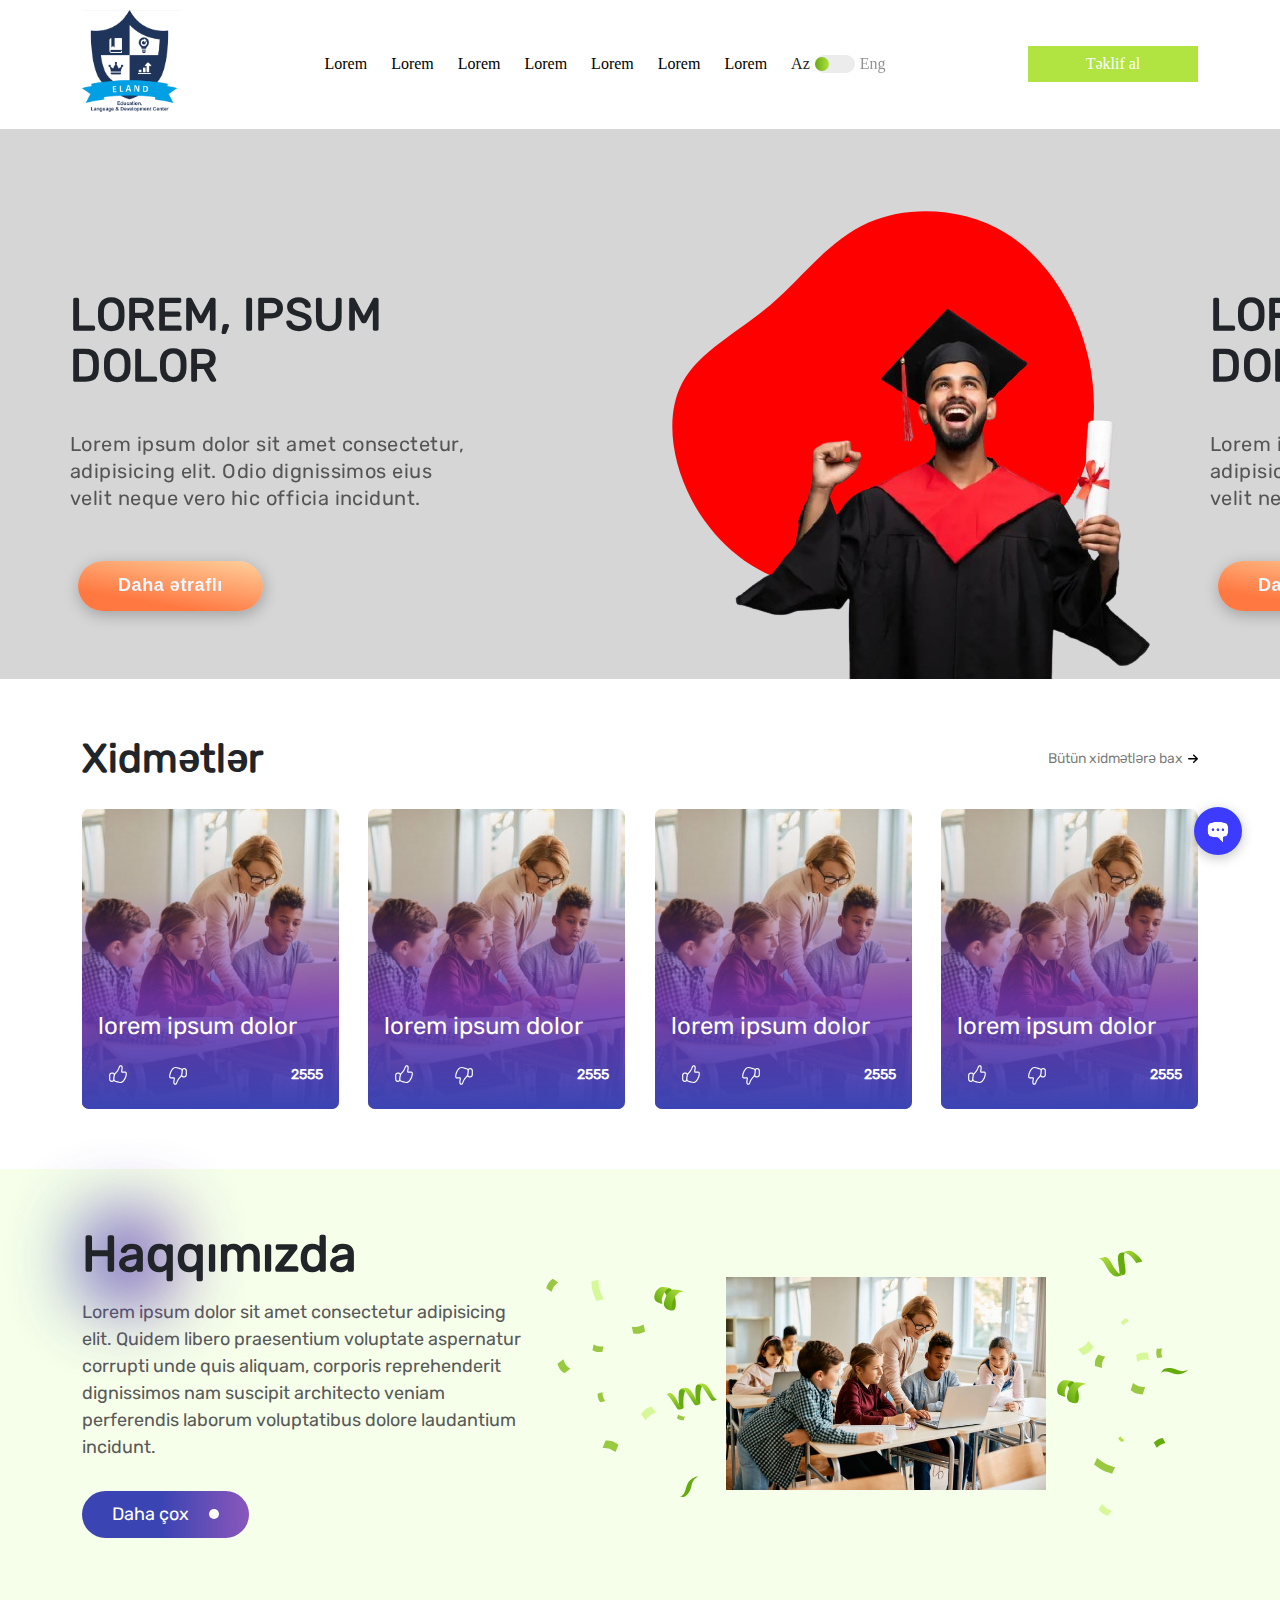
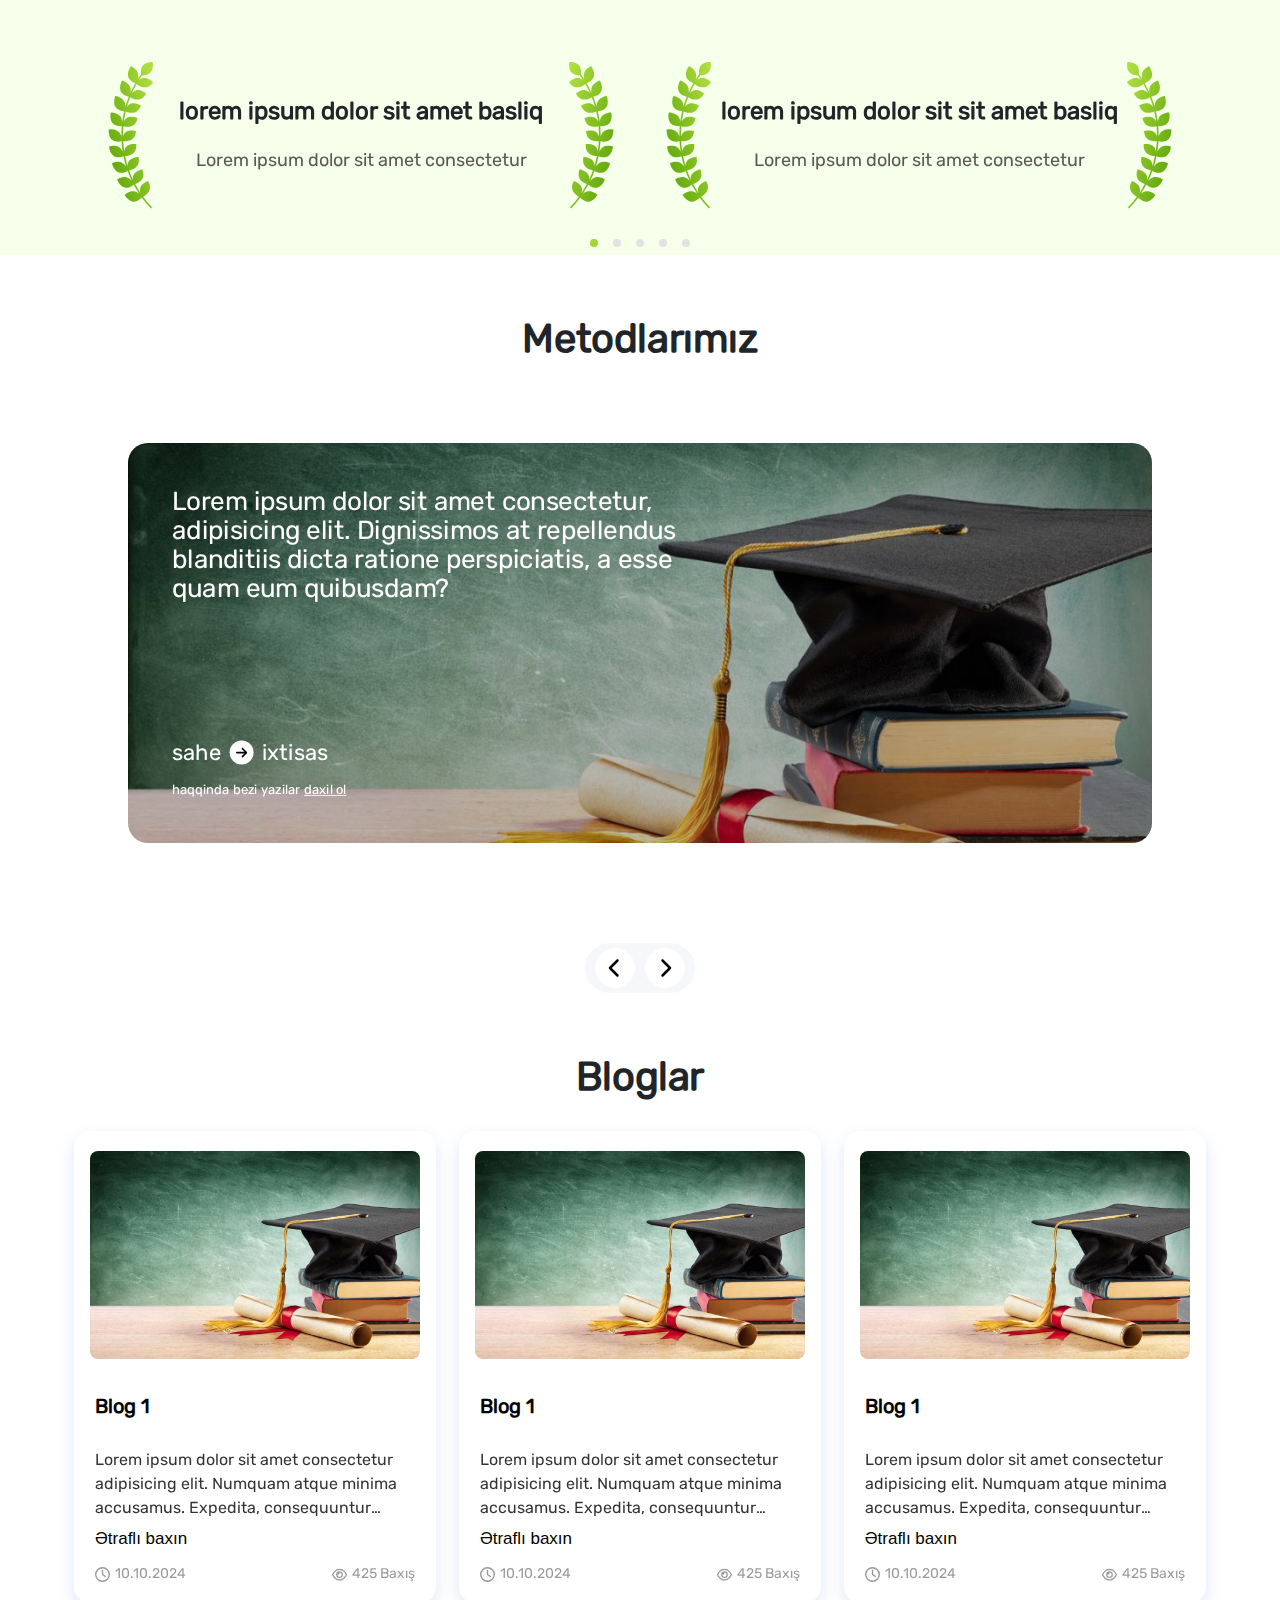
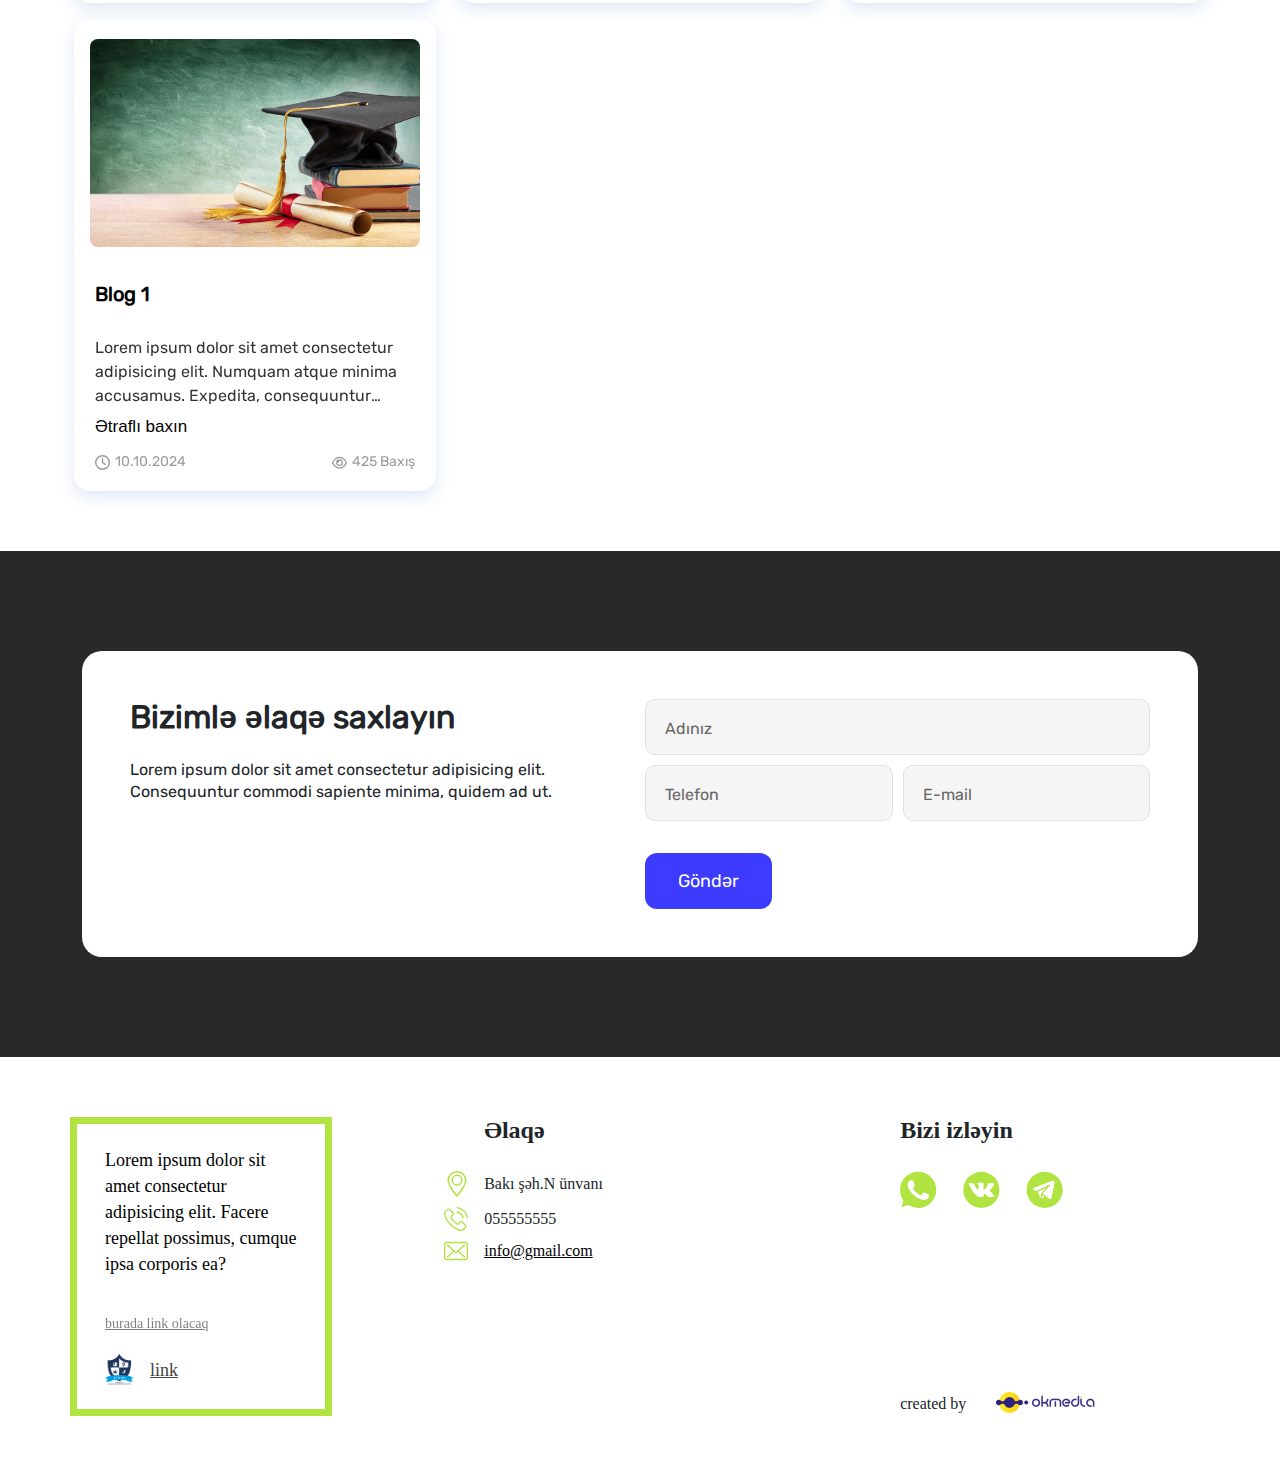
<file: index.html>
<!DOCTYPE html>
<html lang="en">
  <head>
    <meta charset="UTF-8" />
    <meta name="viewport" content="width=device-width, initial-scale=1.0" />
    <title>Eland</title>
    <link rel="stylesheet" href="css/bootstrap.min.css" />
    <link rel="stylesheet" href="css/reset.css" />
    <link rel="stylesheet" href="css/fontaw.css" />
    <link rel="stylesheet" href="css/slick.css" />
    <link rel="stylesheet" href="css/swiper-bundle.min.css" />
    <link rel="stylesheet" href="css/style.css" />
  </head>
  <body>
    <header>
      <div class="container">
        <nav>
          <div id="navLogo">
            <a href="/">
              <img src="img/elandlogo.png" alt="elandLogo" />
            </a>
          </div>
          <ul id="navLinks">
            <li><a href="">lorem</a></li>
            <li><a href="">lorem</a></li>
            <li><a href="">lorem</a></li>
            <li><a href="">lorem</a></li>
            <li><a href="">lorem</a></li>
            <li><a href="">lorem</a></li>
            <li><a href="">lorem</a></li>
            <ul id="changeLangs">
              <li id="langAze">Az</li>
              <span id="changeBar"></span>
              <li id="langEng">Eng</li>
            </ul>
          </ul>
          <a id="proposalPrice" href="">Təklif al</a>
        </nav>
      </div>
    </header>

    <main>
      <!-- main slider -->
      <section>
        <div id="mainSlider">
          <div class="swiper">
            <div class="swiper-wrapper container">
              <div class="swiper-slide">
                <div class="mainContentsWrapper">
                  <div class="swiperSlideContents">
                    <h2>Lorem, ipsum dolor</h2>
                    <p>
                      Lorem ipsum dolor sit amet consectetur, adipisicing elit.
                      Odio dignissimos eius velit neque vero hic officia
                      incidunt.
                    </p>
                    <a class="mainSliderLink" href="">Daha ətraflı</a>
                  </div>
                  <div class="swiperSlideImgWrapper">
                    <svg
                      xmlns="http://www.w3.org/2000/svg"
                      viewBox="0 0 200 200"
                    >
                      <path
                        d="M55.1,-62.2C70.6,-52.7,81.7,-34.5,85.7,-14.7C89.6,5.1,86.3,26.5,74.5,39.4C62.7,52.2,42.4,56.5,24.2,60.5C6,64.5,-10.1,68.3,-24.5,64.3C-38.9,60.4,-51.7,48.8,-59.1,34.7C-66.5,20.6,-68.6,4.1,-62.5,-7.6C-56.3,-19.3,-42,-26.1,-30.2,-36.2C-18.4,-46.3,-9.2,-59.6,5.3,-66C19.8,-72.3,39.7,-71.6,55.1,-62.2Z"
                        transform="translate(100 100)"
                      />
                    </svg>
                    <div class="coverImg">
                      <img src="img/student.png" alt="" />
                    </div>
                  </div>
                </div>
              </div>
              <div class="swiper-slide">
                <div class="mainContentsWrapper">
                  <div class="swiperSlideContents">
                    <h2>Lorem, ipsum dolor</h2>
                    <p>
                      Lorem ipsum dolor sit amet consectetur, adipisicing elit.
                      Odio dignissimos eius velit neque vero hic officia
                      incidunt.
                    </p>
                    <a class="mainSliderLink" href="">Daha ətraflı</a>
                  </div>
                  <div class="swiperSlideImgWrapper">
                    <svg
                      xmlns="http://www.w3.org/2000/svg"
                      viewBox="0 0 200 200"
                    >
                      <path
                        d="M55.1,-62.2C70.6,-52.7,81.7,-34.5,85.7,-14.7C89.6,5.1,86.3,26.5,74.5,39.4C62.7,52.2,42.4,56.5,24.2,60.5C6,64.5,-10.1,68.3,-24.5,64.3C-38.9,60.4,-51.7,48.8,-59.1,34.7C-66.5,20.6,-68.6,4.1,-62.5,-7.6C-56.3,-19.3,-42,-26.1,-30.2,-36.2C-18.4,-46.3,-9.2,-59.6,5.3,-66C19.8,-72.3,39.7,-71.6,55.1,-62.2Z"
                        transform="translate(100 100)"
                      />
                    </svg>
                    <div class="coverImg">
                      <img src="img/student.png" alt="" />
                    </div>
                  </div>
                </div>
              </div>
              <div class="swiper-slide">
                <div class="mainContentsWrapper">
                  <div class="swiperSlideContents">
                    <h2>Lorem, ipsum dolor</h2>
                    <p>
                      Lorem ipsum dolor sit amet consectetur, adipisicing elit.
                      Odio dignissimos eius velit neque vero hic officia
                      incidunt.
                    </p>
                    <a class="mainSliderLink" href="">Daha ətraflı</a>
                  </div>
                  <div class="swiperSlideImgWrapper">
                    <svg
                      xmlns="http://www.w3.org/2000/svg"
                      viewBox="0 0 200 200"
                    >
                      <path
                        d="M55.1,-62.2C70.6,-52.7,81.7,-34.5,85.7,-14.7C89.6,5.1,86.3,26.5,74.5,39.4C62.7,52.2,42.4,56.5,24.2,60.5C6,64.5,-10.1,68.3,-24.5,64.3C-38.9,60.4,-51.7,48.8,-59.1,34.7C-66.5,20.6,-68.6,4.1,-62.5,-7.6C-56.3,-19.3,-42,-26.1,-30.2,-36.2C-18.4,-46.3,-9.2,-59.6,5.3,-66C19.8,-72.3,39.7,-71.6,55.1,-62.2Z"
                        transform="translate(100 100)"
                      />
                    </svg>
                    <div class="coverImg">
                      <img src="img/student.png" alt="" />
                    </div>
                  </div>
                </div>
              </div>
            </div>
            <div class="mainSlideNext">
              <svg xmlns="http://www.w3.org/2000/svg" viewBox="0 0 320 512">
                <path
                  d="M278.6 233.4c12.5 12.5 12.5 32.8 0 45.3l-160 160c-12.5 12.5-32.8 12.5-45.3 0s-12.5-32.8 0-45.3L210.7 256 73.4 118.6c-12.5-12.5-12.5-32.8 0-45.3s32.8-12.5 45.3 0l160 160z"
                />
              </svg>
            </div>
            <div class="mainSlidePrev">
              <svg xmlns="http://www.w3.org/2000/svg" viewBox="0 0 320 512">
                <path
                  d="M41.4 233.4c-12.5 12.5-12.5 32.8 0 45.3l160 160c12.5 12.5 32.8 12.5 45.3 0s12.5-32.8 0-45.3L109.3 256 246.6 118.6c12.5-12.5 12.5-32.8 0-45.3s-32.8-12.5-45.3 0l-160 160z"
                />
              </svg>
            </div>
          </div>
        </div>
      </section>

      <!-- services -->
      <section>
        <div id="services">
          <div class="container mr-60">
            <div id="serviceTitles">
              <h2>Xidmətlər</h2>
              <a href="#"
                >Bütün xidmətlərə bax
                <svg xmlns="http://www.w3.org/2000/svg" viewBox="0 0 448 512">
                  <path
                    d="M438.6 278.6c12.5-12.5 12.5-32.8 0-45.3l-160-160c-12.5-12.5-32.8-12.5-45.3 0s-12.5 32.8 0 45.3L338.8 224 32 224c-17.7 0-32 14.3-32 32s14.3 32 32 32l306.7 0L233.4 393.4c-12.5 12.5-12.5 32.8 0 45.3s32.8 12.5 45.3 0l160-160z"
                  /></svg
              ></a>
            </div>
            <div id="servicesWrapper" class="wrapper">
              <article class="service" title="">
                <a href="#">
                  <img src="img/service.jpeg" alt="" class="objFit" />
                  <div class="serviceContents">
                    <h4>lorem ipsum dolor</h4>
                    <div class="artFooter">
                      <div class="likeDislikeWrapper">
                        <div class="like">
                          <svg
                            width="24"
                            height="24"
                            viewBox="0 0 24 24"
                            fill="none"
                            xmlns="https://www.w3.org/2000/svg"
                            style="transform: scale(0.83)"
                          >
                            <path
                              fill-rule="evenodd"
                              clip-rule="evenodd"
                              d="M14.0841 0.536485C14.3864 0.374713 14.7276 0.299985 15.1011 0.299988C15.7325 0.299993 16.4523 0.421565 16.9845 1.00517C17.4967 1.56679 17.6979 2.40997 17.6979 3.49999C17.6979 4.08125 17.6049 4.70261 17.5008 5.2761C17.4564 5.5204 17.4116 5.74895 17.3688 5.96695C17.3056 6.28933 17.2469 6.58863 17.2009 6.88166C17.1292 7.33825 17.1165 7.6325 17.1439 7.79999H20.7474C21.4315 7.79999 21.9533 8.14508 22.2722 8.67725C22.5656 9.16678 22.68 9.79346 22.6975 10.4339C22.733 11.7282 22.3794 13.3855 21.765 14.9991C21.1482 16.6187 20.243 18.2622 19.1198 19.5143C18.0053 20.7566 16.5942 21.7 14.9739 21.7C13.6881 21.7 12.5704 21.419 11.5759 21.0901C11.1793 20.959 10.794 20.8172 10.4301 20.6833C10.3418 20.6508 10.2548 20.6188 10.1692 20.5875C9.72348 20.4246 9.31067 20.2795 8.90835 20.1685C8.10207 19.946 7.43821 19.6927 6.98305 19.2573C6.49428 19.977 5.67373 20.45 4.74229 20.45H4.49964C2.73243 20.45 1.29999 19.0172 1.29999 17.25V12.25C1.29999 10.4828 2.73243 9.04999 4.49964 9.04999H5.50646C6.49336 9.04999 7.27409 9.54126 7.75286 10.2495C7.99454 9.87975 8.27692 9.53071 8.60702 9.21035L8.6187 9.19901L8.6309 9.18822C10.4302 7.59759 12.0815 4.87993 12.7614 2.69155C12.7726 2.6555 12.7839 2.61866 12.7955 2.58114C12.9331 2.13431 13.1001 1.59214 13.3894 1.1715C13.5585 0.925457 13.7819 0.698182 14.0841 0.536485ZM7.80437 14.6906C7.91875 13.9262 8.04332 13.3091 8.18469 12.7623C8.21002 12.6643 8.23028 12.5656 8.24559 12.4665C8.52943 11.5954 8.95158 10.8311 9.571 10.2258C11.5764 8.44709 13.3521 5.5089 14.0983 3.10693L14.1006 3.09951C14.2708 2.55175 14.3792 2.20294 14.543 1.96469C14.6128 1.86309 14.6784 1.80631 14.7446 1.77086C14.8107 1.73549 14.9174 1.69999 15.101 1.69999C15.5838 1.69999 15.8124 1.79757 15.9501 1.94853C16.1078 2.12149 16.2979 2.5283 16.2979 3.49999C16.2979 3.94958 16.2245 4.46864 16.1233 5.02594C16.087 5.22554 16.0456 5.43772 16.0038 5.6516C15.9356 6.00051 15.8666 6.35393 15.8178 6.6646C15.7405 7.15721 15.6812 7.71539 15.792 8.17329C15.8513 8.41862 15.9726 8.69298 16.2195 8.90295C16.4736 9.11906 16.7816 9.19999 17.0835 9.19999H20.7474C20.8932 9.19999 20.9806 9.24552 21.0714 9.39694C21.1877 9.59101 21.2835 9.94089 21.2981 10.4723C21.3268 11.5218 21.0321 12.9895 20.4566 14.5009C19.8834 16.0063 19.057 17.4877 18.0777 18.5794C17.0895 19.6809 16.0272 20.3 14.9739 20.3C13.8966 20.3 12.9381 20.066 12.0155 19.7609C11.6431 19.6378 11.285 19.5061 10.9231 19.3729C10.8323 19.3395 10.7413 19.3061 10.6498 19.2726C10.2004 19.1084 9.74194 18.9461 9.28071 18.8189C8.42205 18.582 8.07763 18.3876 7.91696 18.211C7.79092 18.0725 7.69931 17.8564 7.6993 17.25C7.69929 16.4067 7.71784 15.5383 7.80437 14.6906ZM6.87675 12.1514C6.97527 11.2278 6.31593 10.45 5.50646 10.45H4.49964C3.50581 10.45 2.69999 11.2558 2.69999 12.25V17.25C2.69999 18.2442 3.50581 19.05 4.49964 19.05H4.74229C5.42084 19.05 5.9942 18.5204 6.05214 17.8272C6.16442 16.4841 6.28164 15.4129 6.41528 14.5136C6.46613 14.0258 6.5385 13.5371 6.64103 13.0577C6.70609 12.7534 6.7838 12.4503 6.87675 12.1514Z"
                              fill="#FFFFFF"
                            ></path>
                          </svg>
                        </div>
                        <div class="disLike">
                          <svg
                            width="24"
                            height="24"
                            viewBox="0 0 24 24"
                            fill="none"
                            xmlns="https://www.w3.org/2000/svg"
                            style="transform: scale(0.83) rotate(180deg)"
                          >
                            <path
                              fill-rule="evenodd"
                              clip-rule="evenodd"
                              d="M14.0841 0.536485C14.3864 0.374713 14.7276 0.299985 15.1011 0.299988C15.7325 0.299993 16.4523 0.421565 16.9845 1.00517C17.4967 1.56679 17.6979 2.40997 17.6979 3.49999C17.6979 4.08125 17.6049 4.70261 17.5008 5.2761C17.4564 5.5204 17.4116 5.74895 17.3688 5.96695C17.3056 6.28933 17.2469 6.58863 17.2009 6.88166C17.1292 7.33825 17.1165 7.6325 17.1439 7.79999H20.7474C21.4315 7.79999 21.9533 8.14508 22.2722 8.67725C22.5656 9.16678 22.68 9.79346 22.6975 10.4339C22.733 11.7282 22.3794 13.3855 21.765 14.9991C21.1482 16.6187 20.243 18.2622 19.1198 19.5143C18.0053 20.7566 16.5942 21.7 14.9739 21.7C13.6881 21.7 12.5704 21.419 11.5759 21.0901C11.1793 20.959 10.794 20.8172 10.4301 20.6833C10.3418 20.6508 10.2548 20.6188 10.1692 20.5875C9.72348 20.4246 9.31067 20.2795 8.90835 20.1685C8.10207 19.946 7.43821 19.6927 6.98305 19.2573C6.49428 19.977 5.67373 20.45 4.74229 20.45H4.49964C2.73243 20.45 1.29999 19.0172 1.29999 17.25V12.25C1.29999 10.4828 2.73243 9.04999 4.49964 9.04999H5.50646C6.49336 9.04999 7.27409 9.54126 7.75286 10.2495C7.99454 9.87975 8.27692 9.53071 8.60702 9.21035L8.6187 9.19901L8.6309 9.18822C10.4302 7.59759 12.0815 4.87993 12.7614 2.69155C12.7726 2.6555 12.7839 2.61866 12.7955 2.58114C12.9331 2.13431 13.1001 1.59214 13.3894 1.1715C13.5585 0.925457 13.7819 0.698182 14.0841 0.536485ZM7.80437 14.6906C7.91875 13.9262 8.04332 13.3091 8.18469 12.7623C8.21002 12.6643 8.23028 12.5656 8.24559 12.4665C8.52943 11.5954 8.95158 10.8311 9.571 10.2258C11.5764 8.44709 13.3521 5.5089 14.0983 3.10693L14.1006 3.09951C14.2708 2.55175 14.3792 2.20294 14.543 1.96469C14.6128 1.86309 14.6784 1.80631 14.7446 1.77086C14.8107 1.73549 14.9174 1.69999 15.101 1.69999C15.5838 1.69999 15.8124 1.79757 15.9501 1.94853C16.1078 2.12149 16.2979 2.5283 16.2979 3.49999C16.2979 3.94958 16.2245 4.46864 16.1233 5.02594C16.087 5.22554 16.0456 5.43772 16.0038 5.6516C15.9356 6.00051 15.8666 6.35393 15.8178 6.6646C15.7405 7.15721 15.6812 7.71539 15.792 8.17329C15.8513 8.41862 15.9726 8.69298 16.2195 8.90295C16.4736 9.11906 16.7816 9.19999 17.0835 9.19999H20.7474C20.8932 9.19999 20.9806 9.24552 21.0714 9.39694C21.1877 9.59101 21.2835 9.94089 21.2981 10.4723C21.3268 11.5218 21.0321 12.9895 20.4566 14.5009C19.8834 16.0063 19.057 17.4877 18.0777 18.5794C17.0895 19.6809 16.0272 20.3 14.9739 20.3C13.8966 20.3 12.9381 20.066 12.0155 19.7609C11.6431 19.6378 11.285 19.5061 10.9231 19.3729C10.8323 19.3395 10.7413 19.3061 10.6498 19.2726C10.2004 19.1084 9.74194 18.9461 9.28071 18.8189C8.42205 18.582 8.07763 18.3876 7.91696 18.211C7.79092 18.0725 7.69931 17.8564 7.6993 17.25C7.69929 16.4067 7.71784 15.5383 7.80437 14.6906ZM6.87675 12.1514C6.97527 11.2278 6.31593 10.45 5.50646 10.45H4.49964C3.50581 10.45 2.69999 11.2558 2.69999 12.25V17.25C2.69999 18.2442 3.50581 19.05 4.49964 19.05H4.74229C5.42084 19.05 5.9942 18.5204 6.05214 17.8272C6.16442 16.4841 6.28164 15.4129 6.41528 14.5136C6.46613 14.0258 6.5385 13.5371 6.64103 13.0577C6.70609 12.7534 6.7838 12.4503 6.87675 12.1514Z"
                              fill="#FFFFFF"
                            ></path>
                          </svg>
                        </div>
                      </div>
                      <div class="views">2555</div>
                    </div>
                  </div>
                </a>
              </article>
              <article class="service" title="">
                <a href="#">
                  <img src="img/service.jpeg" alt="" class="objFit" />
                  <div class="serviceContents">
                    <h4>lorem ipsum dolor</h4>
                    <div class="artFooter">
                      <div class="likeDislikeWrapper">
                        <div class="like">
                          <svg
                            width="24"
                            height="24"
                            viewBox="0 0 24 24"
                            fill="none"
                            xmlns="https://www.w3.org/2000/svg"
                            style="transform: scale(0.83)"
                          >
                            <path
                              fill-rule="evenodd"
                              clip-rule="evenodd"
                              d="M14.0841 0.536485C14.3864 0.374713 14.7276 0.299985 15.1011 0.299988C15.7325 0.299993 16.4523 0.421565 16.9845 1.00517C17.4967 1.56679 17.6979 2.40997 17.6979 3.49999C17.6979 4.08125 17.6049 4.70261 17.5008 5.2761C17.4564 5.5204 17.4116 5.74895 17.3688 5.96695C17.3056 6.28933 17.2469 6.58863 17.2009 6.88166C17.1292 7.33825 17.1165 7.6325 17.1439 7.79999H20.7474C21.4315 7.79999 21.9533 8.14508 22.2722 8.67725C22.5656 9.16678 22.68 9.79346 22.6975 10.4339C22.733 11.7282 22.3794 13.3855 21.765 14.9991C21.1482 16.6187 20.243 18.2622 19.1198 19.5143C18.0053 20.7566 16.5942 21.7 14.9739 21.7C13.6881 21.7 12.5704 21.419 11.5759 21.0901C11.1793 20.959 10.794 20.8172 10.4301 20.6833C10.3418 20.6508 10.2548 20.6188 10.1692 20.5875C9.72348 20.4246 9.31067 20.2795 8.90835 20.1685C8.10207 19.946 7.43821 19.6927 6.98305 19.2573C6.49428 19.977 5.67373 20.45 4.74229 20.45H4.49964C2.73243 20.45 1.29999 19.0172 1.29999 17.25V12.25C1.29999 10.4828 2.73243 9.04999 4.49964 9.04999H5.50646C6.49336 9.04999 7.27409 9.54126 7.75286 10.2495C7.99454 9.87975 8.27692 9.53071 8.60702 9.21035L8.6187 9.19901L8.6309 9.18822C10.4302 7.59759 12.0815 4.87993 12.7614 2.69155C12.7726 2.6555 12.7839 2.61866 12.7955 2.58114C12.9331 2.13431 13.1001 1.59214 13.3894 1.1715C13.5585 0.925457 13.7819 0.698182 14.0841 0.536485ZM7.80437 14.6906C7.91875 13.9262 8.04332 13.3091 8.18469 12.7623C8.21002 12.6643 8.23028 12.5656 8.24559 12.4665C8.52943 11.5954 8.95158 10.8311 9.571 10.2258C11.5764 8.44709 13.3521 5.5089 14.0983 3.10693L14.1006 3.09951C14.2708 2.55175 14.3792 2.20294 14.543 1.96469C14.6128 1.86309 14.6784 1.80631 14.7446 1.77086C14.8107 1.73549 14.9174 1.69999 15.101 1.69999C15.5838 1.69999 15.8124 1.79757 15.9501 1.94853C16.1078 2.12149 16.2979 2.5283 16.2979 3.49999C16.2979 3.94958 16.2245 4.46864 16.1233 5.02594C16.087 5.22554 16.0456 5.43772 16.0038 5.6516C15.9356 6.00051 15.8666 6.35393 15.8178 6.6646C15.7405 7.15721 15.6812 7.71539 15.792 8.17329C15.8513 8.41862 15.9726 8.69298 16.2195 8.90295C16.4736 9.11906 16.7816 9.19999 17.0835 9.19999H20.7474C20.8932 9.19999 20.9806 9.24552 21.0714 9.39694C21.1877 9.59101 21.2835 9.94089 21.2981 10.4723C21.3268 11.5218 21.0321 12.9895 20.4566 14.5009C19.8834 16.0063 19.057 17.4877 18.0777 18.5794C17.0895 19.6809 16.0272 20.3 14.9739 20.3C13.8966 20.3 12.9381 20.066 12.0155 19.7609C11.6431 19.6378 11.285 19.5061 10.9231 19.3729C10.8323 19.3395 10.7413 19.3061 10.6498 19.2726C10.2004 19.1084 9.74194 18.9461 9.28071 18.8189C8.42205 18.582 8.07763 18.3876 7.91696 18.211C7.79092 18.0725 7.69931 17.8564 7.6993 17.25C7.69929 16.4067 7.71784 15.5383 7.80437 14.6906ZM6.87675 12.1514C6.97527 11.2278 6.31593 10.45 5.50646 10.45H4.49964C3.50581 10.45 2.69999 11.2558 2.69999 12.25V17.25C2.69999 18.2442 3.50581 19.05 4.49964 19.05H4.74229C5.42084 19.05 5.9942 18.5204 6.05214 17.8272C6.16442 16.4841 6.28164 15.4129 6.41528 14.5136C6.46613 14.0258 6.5385 13.5371 6.64103 13.0577C6.70609 12.7534 6.7838 12.4503 6.87675 12.1514Z"
                              fill="#FFFFFF"
                            ></path>
                          </svg>
                        </div>
                        <div class="disLike">
                          <svg
                            width="24"
                            height="24"
                            viewBox="0 0 24 24"
                            fill="none"
                            xmlns="https://www.w3.org/2000/svg"
                            style="transform: scale(0.83) rotate(180deg)"
                          >
                            <path
                              fill-rule="evenodd"
                              clip-rule="evenodd"
                              d="M14.0841 0.536485C14.3864 0.374713 14.7276 0.299985 15.1011 0.299988C15.7325 0.299993 16.4523 0.421565 16.9845 1.00517C17.4967 1.56679 17.6979 2.40997 17.6979 3.49999C17.6979 4.08125 17.6049 4.70261 17.5008 5.2761C17.4564 5.5204 17.4116 5.74895 17.3688 5.96695C17.3056 6.28933 17.2469 6.58863 17.2009 6.88166C17.1292 7.33825 17.1165 7.6325 17.1439 7.79999H20.7474C21.4315 7.79999 21.9533 8.14508 22.2722 8.67725C22.5656 9.16678 22.68 9.79346 22.6975 10.4339C22.733 11.7282 22.3794 13.3855 21.765 14.9991C21.1482 16.6187 20.243 18.2622 19.1198 19.5143C18.0053 20.7566 16.5942 21.7 14.9739 21.7C13.6881 21.7 12.5704 21.419 11.5759 21.0901C11.1793 20.959 10.794 20.8172 10.4301 20.6833C10.3418 20.6508 10.2548 20.6188 10.1692 20.5875C9.72348 20.4246 9.31067 20.2795 8.90835 20.1685C8.10207 19.946 7.43821 19.6927 6.98305 19.2573C6.49428 19.977 5.67373 20.45 4.74229 20.45H4.49964C2.73243 20.45 1.29999 19.0172 1.29999 17.25V12.25C1.29999 10.4828 2.73243 9.04999 4.49964 9.04999H5.50646C6.49336 9.04999 7.27409 9.54126 7.75286 10.2495C7.99454 9.87975 8.27692 9.53071 8.60702 9.21035L8.6187 9.19901L8.6309 9.18822C10.4302 7.59759 12.0815 4.87993 12.7614 2.69155C12.7726 2.6555 12.7839 2.61866 12.7955 2.58114C12.9331 2.13431 13.1001 1.59214 13.3894 1.1715C13.5585 0.925457 13.7819 0.698182 14.0841 0.536485ZM7.80437 14.6906C7.91875 13.9262 8.04332 13.3091 8.18469 12.7623C8.21002 12.6643 8.23028 12.5656 8.24559 12.4665C8.52943 11.5954 8.95158 10.8311 9.571 10.2258C11.5764 8.44709 13.3521 5.5089 14.0983 3.10693L14.1006 3.09951C14.2708 2.55175 14.3792 2.20294 14.543 1.96469C14.6128 1.86309 14.6784 1.80631 14.7446 1.77086C14.8107 1.73549 14.9174 1.69999 15.101 1.69999C15.5838 1.69999 15.8124 1.79757 15.9501 1.94853C16.1078 2.12149 16.2979 2.5283 16.2979 3.49999C16.2979 3.94958 16.2245 4.46864 16.1233 5.02594C16.087 5.22554 16.0456 5.43772 16.0038 5.6516C15.9356 6.00051 15.8666 6.35393 15.8178 6.6646C15.7405 7.15721 15.6812 7.71539 15.792 8.17329C15.8513 8.41862 15.9726 8.69298 16.2195 8.90295C16.4736 9.11906 16.7816 9.19999 17.0835 9.19999H20.7474C20.8932 9.19999 20.9806 9.24552 21.0714 9.39694C21.1877 9.59101 21.2835 9.94089 21.2981 10.4723C21.3268 11.5218 21.0321 12.9895 20.4566 14.5009C19.8834 16.0063 19.057 17.4877 18.0777 18.5794C17.0895 19.6809 16.0272 20.3 14.9739 20.3C13.8966 20.3 12.9381 20.066 12.0155 19.7609C11.6431 19.6378 11.285 19.5061 10.9231 19.3729C10.8323 19.3395 10.7413 19.3061 10.6498 19.2726C10.2004 19.1084 9.74194 18.9461 9.28071 18.8189C8.42205 18.582 8.07763 18.3876 7.91696 18.211C7.79092 18.0725 7.69931 17.8564 7.6993 17.25C7.69929 16.4067 7.71784 15.5383 7.80437 14.6906ZM6.87675 12.1514C6.97527 11.2278 6.31593 10.45 5.50646 10.45H4.49964C3.50581 10.45 2.69999 11.2558 2.69999 12.25V17.25C2.69999 18.2442 3.50581 19.05 4.49964 19.05H4.74229C5.42084 19.05 5.9942 18.5204 6.05214 17.8272C6.16442 16.4841 6.28164 15.4129 6.41528 14.5136C6.46613 14.0258 6.5385 13.5371 6.64103 13.0577C6.70609 12.7534 6.7838 12.4503 6.87675 12.1514Z"
                              fill="#FFFFFF"
                            ></path>
                          </svg>
                        </div>
                      </div>
                      <div class="views">2555</div>
                    </div>
                  </div>
                </a>
              </article>
              <article class="service" title="">
                <a href="#">
                  <img src="img/service.jpeg" alt="" class="objFit" />
                  <div class="serviceContents">
                    <h4>lorem ipsum dolor</h4>
                    <div class="artFooter">
                      <div class="likeDislikeWrapper">
                        <div class="like">
                          <svg
                            width="24"
                            height="24"
                            viewBox="0 0 24 24"
                            fill="none"
                            xmlns="https://www.w3.org/2000/svg"
                            style="transform: scale(0.83)"
                          >
                            <path
                              fill-rule="evenodd"
                              clip-rule="evenodd"
                              d="M14.0841 0.536485C14.3864 0.374713 14.7276 0.299985 15.1011 0.299988C15.7325 0.299993 16.4523 0.421565 16.9845 1.00517C17.4967 1.56679 17.6979 2.40997 17.6979 3.49999C17.6979 4.08125 17.6049 4.70261 17.5008 5.2761C17.4564 5.5204 17.4116 5.74895 17.3688 5.96695C17.3056 6.28933 17.2469 6.58863 17.2009 6.88166C17.1292 7.33825 17.1165 7.6325 17.1439 7.79999H20.7474C21.4315 7.79999 21.9533 8.14508 22.2722 8.67725C22.5656 9.16678 22.68 9.79346 22.6975 10.4339C22.733 11.7282 22.3794 13.3855 21.765 14.9991C21.1482 16.6187 20.243 18.2622 19.1198 19.5143C18.0053 20.7566 16.5942 21.7 14.9739 21.7C13.6881 21.7 12.5704 21.419 11.5759 21.0901C11.1793 20.959 10.794 20.8172 10.4301 20.6833C10.3418 20.6508 10.2548 20.6188 10.1692 20.5875C9.72348 20.4246 9.31067 20.2795 8.90835 20.1685C8.10207 19.946 7.43821 19.6927 6.98305 19.2573C6.49428 19.977 5.67373 20.45 4.74229 20.45H4.49964C2.73243 20.45 1.29999 19.0172 1.29999 17.25V12.25C1.29999 10.4828 2.73243 9.04999 4.49964 9.04999H5.50646C6.49336 9.04999 7.27409 9.54126 7.75286 10.2495C7.99454 9.87975 8.27692 9.53071 8.60702 9.21035L8.6187 9.19901L8.6309 9.18822C10.4302 7.59759 12.0815 4.87993 12.7614 2.69155C12.7726 2.6555 12.7839 2.61866 12.7955 2.58114C12.9331 2.13431 13.1001 1.59214 13.3894 1.1715C13.5585 0.925457 13.7819 0.698182 14.0841 0.536485ZM7.80437 14.6906C7.91875 13.9262 8.04332 13.3091 8.18469 12.7623C8.21002 12.6643 8.23028 12.5656 8.24559 12.4665C8.52943 11.5954 8.95158 10.8311 9.571 10.2258C11.5764 8.44709 13.3521 5.5089 14.0983 3.10693L14.1006 3.09951C14.2708 2.55175 14.3792 2.20294 14.543 1.96469C14.6128 1.86309 14.6784 1.80631 14.7446 1.77086C14.8107 1.73549 14.9174 1.69999 15.101 1.69999C15.5838 1.69999 15.8124 1.79757 15.9501 1.94853C16.1078 2.12149 16.2979 2.5283 16.2979 3.49999C16.2979 3.94958 16.2245 4.46864 16.1233 5.02594C16.087 5.22554 16.0456 5.43772 16.0038 5.6516C15.9356 6.00051 15.8666 6.35393 15.8178 6.6646C15.7405 7.15721 15.6812 7.71539 15.792 8.17329C15.8513 8.41862 15.9726 8.69298 16.2195 8.90295C16.4736 9.11906 16.7816 9.19999 17.0835 9.19999H20.7474C20.8932 9.19999 20.9806 9.24552 21.0714 9.39694C21.1877 9.59101 21.2835 9.94089 21.2981 10.4723C21.3268 11.5218 21.0321 12.9895 20.4566 14.5009C19.8834 16.0063 19.057 17.4877 18.0777 18.5794C17.0895 19.6809 16.0272 20.3 14.9739 20.3C13.8966 20.3 12.9381 20.066 12.0155 19.7609C11.6431 19.6378 11.285 19.5061 10.9231 19.3729C10.8323 19.3395 10.7413 19.3061 10.6498 19.2726C10.2004 19.1084 9.74194 18.9461 9.28071 18.8189C8.42205 18.582 8.07763 18.3876 7.91696 18.211C7.79092 18.0725 7.69931 17.8564 7.6993 17.25C7.69929 16.4067 7.71784 15.5383 7.80437 14.6906ZM6.87675 12.1514C6.97527 11.2278 6.31593 10.45 5.50646 10.45H4.49964C3.50581 10.45 2.69999 11.2558 2.69999 12.25V17.25C2.69999 18.2442 3.50581 19.05 4.49964 19.05H4.74229C5.42084 19.05 5.9942 18.5204 6.05214 17.8272C6.16442 16.4841 6.28164 15.4129 6.41528 14.5136C6.46613 14.0258 6.5385 13.5371 6.64103 13.0577C6.70609 12.7534 6.7838 12.4503 6.87675 12.1514Z"
                              fill="#FFFFFF"
                            ></path>
                          </svg>
                        </div>
                        <div class="disLike">
                          <svg
                            width="24"
                            height="24"
                            viewBox="0 0 24 24"
                            fill="none"
                            xmlns="https://www.w3.org/2000/svg"
                            style="transform: scale(0.83) rotate(180deg)"
                          >
                            <path
                              fill-rule="evenodd"
                              clip-rule="evenodd"
                              d="M14.0841 0.536485C14.3864 0.374713 14.7276 0.299985 15.1011 0.299988C15.7325 0.299993 16.4523 0.421565 16.9845 1.00517C17.4967 1.56679 17.6979 2.40997 17.6979 3.49999C17.6979 4.08125 17.6049 4.70261 17.5008 5.2761C17.4564 5.5204 17.4116 5.74895 17.3688 5.96695C17.3056 6.28933 17.2469 6.58863 17.2009 6.88166C17.1292 7.33825 17.1165 7.6325 17.1439 7.79999H20.7474C21.4315 7.79999 21.9533 8.14508 22.2722 8.67725C22.5656 9.16678 22.68 9.79346 22.6975 10.4339C22.733 11.7282 22.3794 13.3855 21.765 14.9991C21.1482 16.6187 20.243 18.2622 19.1198 19.5143C18.0053 20.7566 16.5942 21.7 14.9739 21.7C13.6881 21.7 12.5704 21.419 11.5759 21.0901C11.1793 20.959 10.794 20.8172 10.4301 20.6833C10.3418 20.6508 10.2548 20.6188 10.1692 20.5875C9.72348 20.4246 9.31067 20.2795 8.90835 20.1685C8.10207 19.946 7.43821 19.6927 6.98305 19.2573C6.49428 19.977 5.67373 20.45 4.74229 20.45H4.49964C2.73243 20.45 1.29999 19.0172 1.29999 17.25V12.25C1.29999 10.4828 2.73243 9.04999 4.49964 9.04999H5.50646C6.49336 9.04999 7.27409 9.54126 7.75286 10.2495C7.99454 9.87975 8.27692 9.53071 8.60702 9.21035L8.6187 9.19901L8.6309 9.18822C10.4302 7.59759 12.0815 4.87993 12.7614 2.69155C12.7726 2.6555 12.7839 2.61866 12.7955 2.58114C12.9331 2.13431 13.1001 1.59214 13.3894 1.1715C13.5585 0.925457 13.7819 0.698182 14.0841 0.536485ZM7.80437 14.6906C7.91875 13.9262 8.04332 13.3091 8.18469 12.7623C8.21002 12.6643 8.23028 12.5656 8.24559 12.4665C8.52943 11.5954 8.95158 10.8311 9.571 10.2258C11.5764 8.44709 13.3521 5.5089 14.0983 3.10693L14.1006 3.09951C14.2708 2.55175 14.3792 2.20294 14.543 1.96469C14.6128 1.86309 14.6784 1.80631 14.7446 1.77086C14.8107 1.73549 14.9174 1.69999 15.101 1.69999C15.5838 1.69999 15.8124 1.79757 15.9501 1.94853C16.1078 2.12149 16.2979 2.5283 16.2979 3.49999C16.2979 3.94958 16.2245 4.46864 16.1233 5.02594C16.087 5.22554 16.0456 5.43772 16.0038 5.6516C15.9356 6.00051 15.8666 6.35393 15.8178 6.6646C15.7405 7.15721 15.6812 7.71539 15.792 8.17329C15.8513 8.41862 15.9726 8.69298 16.2195 8.90295C16.4736 9.11906 16.7816 9.19999 17.0835 9.19999H20.7474C20.8932 9.19999 20.9806 9.24552 21.0714 9.39694C21.1877 9.59101 21.2835 9.94089 21.2981 10.4723C21.3268 11.5218 21.0321 12.9895 20.4566 14.5009C19.8834 16.0063 19.057 17.4877 18.0777 18.5794C17.0895 19.6809 16.0272 20.3 14.9739 20.3C13.8966 20.3 12.9381 20.066 12.0155 19.7609C11.6431 19.6378 11.285 19.5061 10.9231 19.3729C10.8323 19.3395 10.7413 19.3061 10.6498 19.2726C10.2004 19.1084 9.74194 18.9461 9.28071 18.8189C8.42205 18.582 8.07763 18.3876 7.91696 18.211C7.79092 18.0725 7.69931 17.8564 7.6993 17.25C7.69929 16.4067 7.71784 15.5383 7.80437 14.6906ZM6.87675 12.1514C6.97527 11.2278 6.31593 10.45 5.50646 10.45H4.49964C3.50581 10.45 2.69999 11.2558 2.69999 12.25V17.25C2.69999 18.2442 3.50581 19.05 4.49964 19.05H4.74229C5.42084 19.05 5.9942 18.5204 6.05214 17.8272C6.16442 16.4841 6.28164 15.4129 6.41528 14.5136C6.46613 14.0258 6.5385 13.5371 6.64103 13.0577C6.70609 12.7534 6.7838 12.4503 6.87675 12.1514Z"
                              fill="#FFFFFF"
                            ></path>
                          </svg>
                        </div>
                      </div>
                      <div class="views">2555</div>
                    </div>
                  </div>
                </a>
              </article>
              <article class="service" title="">
                <a href="#">
                  <img src="img/service.jpeg" alt="" class="objFit" />
                  <div class="serviceContents">
                    <h4>lorem ipsum dolor</h4>
                    <div class="artFooter">
                      <div class="likeDislikeWrapper">
                        <div class="like">
                          <svg
                            width="24"
                            height="24"
                            viewBox="0 0 24 24"
                            fill="none"
                            xmlns="https://www.w3.org/2000/svg"
                            style="transform: scale(0.83)"
                          >
                            <path
                              fill-rule="evenodd"
                              clip-rule="evenodd"
                              d="M14.0841 0.536485C14.3864 0.374713 14.7276 0.299985 15.1011 0.299988C15.7325 0.299993 16.4523 0.421565 16.9845 1.00517C17.4967 1.56679 17.6979 2.40997 17.6979 3.49999C17.6979 4.08125 17.6049 4.70261 17.5008 5.2761C17.4564 5.5204 17.4116 5.74895 17.3688 5.96695C17.3056 6.28933 17.2469 6.58863 17.2009 6.88166C17.1292 7.33825 17.1165 7.6325 17.1439 7.79999H20.7474C21.4315 7.79999 21.9533 8.14508 22.2722 8.67725C22.5656 9.16678 22.68 9.79346 22.6975 10.4339C22.733 11.7282 22.3794 13.3855 21.765 14.9991C21.1482 16.6187 20.243 18.2622 19.1198 19.5143C18.0053 20.7566 16.5942 21.7 14.9739 21.7C13.6881 21.7 12.5704 21.419 11.5759 21.0901C11.1793 20.959 10.794 20.8172 10.4301 20.6833C10.3418 20.6508 10.2548 20.6188 10.1692 20.5875C9.72348 20.4246 9.31067 20.2795 8.90835 20.1685C8.10207 19.946 7.43821 19.6927 6.98305 19.2573C6.49428 19.977 5.67373 20.45 4.74229 20.45H4.49964C2.73243 20.45 1.29999 19.0172 1.29999 17.25V12.25C1.29999 10.4828 2.73243 9.04999 4.49964 9.04999H5.50646C6.49336 9.04999 7.27409 9.54126 7.75286 10.2495C7.99454 9.87975 8.27692 9.53071 8.60702 9.21035L8.6187 9.19901L8.6309 9.18822C10.4302 7.59759 12.0815 4.87993 12.7614 2.69155C12.7726 2.6555 12.7839 2.61866 12.7955 2.58114C12.9331 2.13431 13.1001 1.59214 13.3894 1.1715C13.5585 0.925457 13.7819 0.698182 14.0841 0.536485ZM7.80437 14.6906C7.91875 13.9262 8.04332 13.3091 8.18469 12.7623C8.21002 12.6643 8.23028 12.5656 8.24559 12.4665C8.52943 11.5954 8.95158 10.8311 9.571 10.2258C11.5764 8.44709 13.3521 5.5089 14.0983 3.10693L14.1006 3.09951C14.2708 2.55175 14.3792 2.20294 14.543 1.96469C14.6128 1.86309 14.6784 1.80631 14.7446 1.77086C14.8107 1.73549 14.9174 1.69999 15.101 1.69999C15.5838 1.69999 15.8124 1.79757 15.9501 1.94853C16.1078 2.12149 16.2979 2.5283 16.2979 3.49999C16.2979 3.94958 16.2245 4.46864 16.1233 5.02594C16.087 5.22554 16.0456 5.43772 16.0038 5.6516C15.9356 6.00051 15.8666 6.35393 15.8178 6.6646C15.7405 7.15721 15.6812 7.71539 15.792 8.17329C15.8513 8.41862 15.9726 8.69298 16.2195 8.90295C16.4736 9.11906 16.7816 9.19999 17.0835 9.19999H20.7474C20.8932 9.19999 20.9806 9.24552 21.0714 9.39694C21.1877 9.59101 21.2835 9.94089 21.2981 10.4723C21.3268 11.5218 21.0321 12.9895 20.4566 14.5009C19.8834 16.0063 19.057 17.4877 18.0777 18.5794C17.0895 19.6809 16.0272 20.3 14.9739 20.3C13.8966 20.3 12.9381 20.066 12.0155 19.7609C11.6431 19.6378 11.285 19.5061 10.9231 19.3729C10.8323 19.3395 10.7413 19.3061 10.6498 19.2726C10.2004 19.1084 9.74194 18.9461 9.28071 18.8189C8.42205 18.582 8.07763 18.3876 7.91696 18.211C7.79092 18.0725 7.69931 17.8564 7.6993 17.25C7.69929 16.4067 7.71784 15.5383 7.80437 14.6906ZM6.87675 12.1514C6.97527 11.2278 6.31593 10.45 5.50646 10.45H4.49964C3.50581 10.45 2.69999 11.2558 2.69999 12.25V17.25C2.69999 18.2442 3.50581 19.05 4.49964 19.05H4.74229C5.42084 19.05 5.9942 18.5204 6.05214 17.8272C6.16442 16.4841 6.28164 15.4129 6.41528 14.5136C6.46613 14.0258 6.5385 13.5371 6.64103 13.0577C6.70609 12.7534 6.7838 12.4503 6.87675 12.1514Z"
                              fill="#FFFFFF"
                            ></path>
                          </svg>
                        </div>
                        <div class="disLike">
                          <svg
                            width="24"
                            height="24"
                            viewBox="0 0 24 24"
                            fill="none"
                            xmlns="https://www.w3.org/2000/svg"
                            style="transform: scale(0.83) rotate(180deg)"
                          >
                            <path
                              fill-rule="evenodd"
                              clip-rule="evenodd"
                              d="M14.0841 0.536485C14.3864 0.374713 14.7276 0.299985 15.1011 0.299988C15.7325 0.299993 16.4523 0.421565 16.9845 1.00517C17.4967 1.56679 17.6979 2.40997 17.6979 3.49999C17.6979 4.08125 17.6049 4.70261 17.5008 5.2761C17.4564 5.5204 17.4116 5.74895 17.3688 5.96695C17.3056 6.28933 17.2469 6.58863 17.2009 6.88166C17.1292 7.33825 17.1165 7.6325 17.1439 7.79999H20.7474C21.4315 7.79999 21.9533 8.14508 22.2722 8.67725C22.5656 9.16678 22.68 9.79346 22.6975 10.4339C22.733 11.7282 22.3794 13.3855 21.765 14.9991C21.1482 16.6187 20.243 18.2622 19.1198 19.5143C18.0053 20.7566 16.5942 21.7 14.9739 21.7C13.6881 21.7 12.5704 21.419 11.5759 21.0901C11.1793 20.959 10.794 20.8172 10.4301 20.6833C10.3418 20.6508 10.2548 20.6188 10.1692 20.5875C9.72348 20.4246 9.31067 20.2795 8.90835 20.1685C8.10207 19.946 7.43821 19.6927 6.98305 19.2573C6.49428 19.977 5.67373 20.45 4.74229 20.45H4.49964C2.73243 20.45 1.29999 19.0172 1.29999 17.25V12.25C1.29999 10.4828 2.73243 9.04999 4.49964 9.04999H5.50646C6.49336 9.04999 7.27409 9.54126 7.75286 10.2495C7.99454 9.87975 8.27692 9.53071 8.60702 9.21035L8.6187 9.19901L8.6309 9.18822C10.4302 7.59759 12.0815 4.87993 12.7614 2.69155C12.7726 2.6555 12.7839 2.61866 12.7955 2.58114C12.9331 2.13431 13.1001 1.59214 13.3894 1.1715C13.5585 0.925457 13.7819 0.698182 14.0841 0.536485ZM7.80437 14.6906C7.91875 13.9262 8.04332 13.3091 8.18469 12.7623C8.21002 12.6643 8.23028 12.5656 8.24559 12.4665C8.52943 11.5954 8.95158 10.8311 9.571 10.2258C11.5764 8.44709 13.3521 5.5089 14.0983 3.10693L14.1006 3.09951C14.2708 2.55175 14.3792 2.20294 14.543 1.96469C14.6128 1.86309 14.6784 1.80631 14.7446 1.77086C14.8107 1.73549 14.9174 1.69999 15.101 1.69999C15.5838 1.69999 15.8124 1.79757 15.9501 1.94853C16.1078 2.12149 16.2979 2.5283 16.2979 3.49999C16.2979 3.94958 16.2245 4.46864 16.1233 5.02594C16.087 5.22554 16.0456 5.43772 16.0038 5.6516C15.9356 6.00051 15.8666 6.35393 15.8178 6.6646C15.7405 7.15721 15.6812 7.71539 15.792 8.17329C15.8513 8.41862 15.9726 8.69298 16.2195 8.90295C16.4736 9.11906 16.7816 9.19999 17.0835 9.19999H20.7474C20.8932 9.19999 20.9806 9.24552 21.0714 9.39694C21.1877 9.59101 21.2835 9.94089 21.2981 10.4723C21.3268 11.5218 21.0321 12.9895 20.4566 14.5009C19.8834 16.0063 19.057 17.4877 18.0777 18.5794C17.0895 19.6809 16.0272 20.3 14.9739 20.3C13.8966 20.3 12.9381 20.066 12.0155 19.7609C11.6431 19.6378 11.285 19.5061 10.9231 19.3729C10.8323 19.3395 10.7413 19.3061 10.6498 19.2726C10.2004 19.1084 9.74194 18.9461 9.28071 18.8189C8.42205 18.582 8.07763 18.3876 7.91696 18.211C7.79092 18.0725 7.69931 17.8564 7.6993 17.25C7.69929 16.4067 7.71784 15.5383 7.80437 14.6906ZM6.87675 12.1514C6.97527 11.2278 6.31593 10.45 5.50646 10.45H4.49964C3.50581 10.45 2.69999 11.2558 2.69999 12.25V17.25C2.69999 18.2442 3.50581 19.05 4.49964 19.05H4.74229C5.42084 19.05 5.9942 18.5204 6.05214 17.8272C6.16442 16.4841 6.28164 15.4129 6.41528 14.5136C6.46613 14.0258 6.5385 13.5371 6.64103 13.0577C6.70609 12.7534 6.7838 12.4503 6.87675 12.1514Z"
                              fill="#FFFFFF"
                            ></path>
                          </svg>
                        </div>
                      </div>
                      <div class="views">2555</div>
                    </div>
                  </div>
                </a>
              </article>
            </div>
          </div>
        </div>
      </section>

      <!-- aboutus -->
      <section>
        <div class="bgBlue mr-60">
          <div class="container">
            <div id="mainAbout">
              <div id="mainAboutContents">
                <h2><span>Haqqımızda</span></h2>
                <p>
                  Lorem ipsum dolor sit amet consectetur adipisicing elit.
                  Quidem libero praesentium voluptate aspernatur corrupti unde
                  quis aliquam, corporis reprehenderit dignissimos nam suscipit
                  architecto veniam perferendis laborum voluptatibus dolore
                  laudantium incidunt.
                </p>
                <a href="/"><span>Daha çox</span></a>
              </div>
              <div id="mainAboutImg">
                <div class="confetties first">
                  <div class="partialConfetti" data-speed="6">
                    <img src="img/ratingimgpart1.svg" alt="" />
                  </div>
                  <div class="partialConfetti" data-speed="4">
                    <img src="img/ratingimgpart2.svg" alt="" />
                  </div>
                  <div class="partialConfetti" data-speed="8">
                    <img src="img/ratingimgpart3.svg" alt="" />
                  </div>
                </div>
                <div>
                  <img class="objFit" src="img/service.jpeg" alt="" />
                </div>
                <div class="confetties second">
                  <div class="partialConfetti" data-speed="3">
                    <img src="img/ratingimgpart4.svg" alt="" />
                  </div>
                  <div class="partialConfetti" data-speed="9">
                    <img src="img/ratingimgpart5.svg" alt="" />
                  </div>
                  <div class="partialConfetti" data-speed="7">
                    <img src="img/ratingimgpart6.svg" alt="" />
                  </div>
                </div>
              </div>
            </div>
            <div class="achievements mr-60">
              <div>
                <div class="achievement">
                  <h2>lorem ipsum dolor sit amet basliq</h2>
                  <p>Lorem ipsum dolor sit amet consectetur</p>
                </div>
              </div>
              <div>
                <div class="achievement">
                  <h2>lorem ipsum dolor sit sit amet basliq</h2>
                  <p>Lorem ipsum dolor sit amet consectetur</p>
                </div>
              </div>
              <div>
                <div class="achievement">
                  <h2>lorem ipsum dolor sit</h2>
                  <p>Lorem ipsum dolor sit amet consectetur</p>
                </div>
              </div>
              <div>
                <div class="achievement">
                  <h2>lorem ipsum dolor sit</h2>
                  <p>Lorem ipsum dolor sit amet consectetur</p>
                </div>
              </div>
              <div>
                <div class="achievement">
                  <h2>lorem ipsum dolor sit</h2>
                  <p>Lorem ipsum dolor sit amet consectetur</p>
                </div>
              </div>
            </div>
          </div>
        </div>
      </section>

      <!-- methods -->
      <section>
        <div id="mainMethods">
          <div class="container">
            <h2>Metodlarımız</h2>
          </div>
          <div class="mainMetodSliders swiper">
            <div class="swiper-wrapper">
              <div class="swiper-slide">
                <div class="methodContents">
                  <h3 class="methodTitle">
                    Lorem ipsum dolor sit amet consectetur, adipisicing elit.
                    Dignissimos at repellendus blanditiis dicta ratione
                    perspiciatis, a esse quam eum quibusdam?
                  </h3>
                  <div class="methodBtmConts">
                    <p>
                      <span>sahe</span
                      ><span class="arrowRight"
                        ><svg
                          xmlns="http://www.w3.org/2000/svg"
                          viewBox="0 0 448 512"
                        >
                          <path
                            d="M438.6 278.6c12.5-12.5 12.5-32.8 0-45.3l-160-160c-12.5-12.5-32.8-12.5-45.3 0s-12.5 32.8 0 45.3L338.8 224 32 224c-17.7 0-32 14.3-32 32s14.3 32 32 32l306.7 0L233.4 393.4c-12.5 12.5-12.5 32.8 0 45.3s32.8 12.5 45.3 0l160-160z"
                          /></svg></span
                      ><span>ixtisas</span>
                    </p>
                    <p>
                      <span>haqqinda bezi yazilar</span><a href="">daxil ol</a>
                    </p>
                  </div>
                </div>
                <img src="img/method.jpg" alt="" />
              </div>
              <div class="swiper-slide">
                <div class="methodContents">
                  <h3 class="methodTitle">
                    Lorem ipsum dolor sit amet consectetur, adipisicing elit.
                    Dignissimos at repellendus blanditiis dicta ratione
                    perspiciatis, a esse quam eum quibusdam?
                  </h3>
                  <div class="methodBtmConts">
                    <p>
                      <span>sahe</span
                      ><span class="arrowRight"
                        ><svg
                          xmlns="http://www.w3.org/2000/svg"
                          viewBox="0 0 448 512"
                        >
                          <path
                            d="M438.6 278.6c12.5-12.5 12.5-32.8 0-45.3l-160-160c-12.5-12.5-32.8-12.5-45.3 0s-12.5 32.8 0 45.3L338.8 224 32 224c-17.7 0-32 14.3-32 32s14.3 32 32 32l306.7 0L233.4 393.4c-12.5 12.5-12.5 32.8 0 45.3s32.8 12.5 45.3 0l160-160z"
                          /></svg></span
                      ><span>ixtisas</span>
                    </p>
                    <p>
                      <span>haqqinda bezi yazilar</span><a href="">daxil ol</a>
                    </p>
                  </div>
                </div>
                <img src="img/method.jpg" alt="" />
              </div>
              <div class="swiper-slide">
                <div class="methodContents">
                  <h3 class="methodTitle">
                    Lorem ipsum dolor sit amet consectetur, adipisicing elit.
                    Dignissimos at repellendus blanditiis dicta ratione
                    perspiciatis, a esse quam eum quibusdam?
                  </h3>
                  <div class="methodBtmConts">
                    <p>
                      <span>sahe</span
                      ><span class="arrowRight"
                        ><svg
                          xmlns="http://www.w3.org/2000/svg"
                          viewBox="0 0 448 512"
                        >
                          <path
                            d="M438.6 278.6c12.5-12.5 12.5-32.8 0-45.3l-160-160c-12.5-12.5-32.8-12.5-45.3 0s-12.5 32.8 0 45.3L338.8 224 32 224c-17.7 0-32 14.3-32 32s14.3 32 32 32l306.7 0L233.4 393.4c-12.5 12.5-12.5 32.8 0 45.3s32.8 12.5 45.3 0l160-160z"
                          /></svg></span
                      ><span>ixtisas</span>
                    </p>
                    <p>
                      <span>haqqinda bezi yazilar</span><a href="">daxil ol</a>
                    </p>
                  </div>
                </div>
                <img src="img/method.jpg" alt="" />
              </div>
              <div class="swiper-slide">
                <div class="methodContents">
                  <h3 class="methodTitle">
                    Lorem ipsum dolor sit amet consectetur, adipisicing elit.
                    Dignissimos at repellendus blanditiis dicta ratione
                    perspiciatis, a esse quam eum quibusdam?
                  </h3>
                  <div class="methodBtmConts">
                    <p>
                      <span>sahe</span
                      ><span class="arrowRight"
                        ><svg
                          xmlns="http://www.w3.org/2000/svg"
                          viewBox="0 0 448 512"
                        >
                          <path
                            d="M438.6 278.6c12.5-12.5 12.5-32.8 0-45.3l-160-160c-12.5-12.5-32.8-12.5-45.3 0s-12.5 32.8 0 45.3L338.8 224 32 224c-17.7 0-32 14.3-32 32s14.3 32 32 32l306.7 0L233.4 393.4c-12.5 12.5-12.5 32.8 0 45.3s32.8 12.5 45.3 0l160-160z"
                          /></svg></span
                      ><span>ixtisas</span>
                    </p>
                    <p>
                      <span>haqqinda bezi yazilar</span><a href="">daxil ol</a>
                    </p>
                  </div>
                </div>
                <img src="img/method.jpg" alt="" />
              </div>
              <div class="swiper-slide">
                <div class="methodContents">
                  <h3 class="methodTitle">
                    Lorem ipsum dolor sit amet consectetur, adipisicing elit.
                    Dignissimos at repellendus blanditiis dicta ratione
                    perspiciatis, a esse quam eum quibusdam?
                  </h3>
                  <div class="methodBtmConts">
                    <p>
                      <span>sahe</span
                      ><span class="arrowRight"
                        ><svg
                          xmlns="http://www.w3.org/2000/svg"
                          viewBox="0 0 448 512"
                        >
                          <path
                            d="M438.6 278.6c12.5-12.5 12.5-32.8 0-45.3l-160-160c-12.5-12.5-32.8-12.5-45.3 0s-12.5 32.8 0 45.3L338.8 224 32 224c-17.7 0-32 14.3-32 32s14.3 32 32 32l306.7 0L233.4 393.4c-12.5 12.5-12.5 32.8 0 45.3s32.8 12.5 45.3 0l160-160z"
                          /></svg></span
                      ><span>ixtisas</span>
                    </p>
                    <p>
                      <span>haqqinda bezi yazilar</span><a href="">daxil ol</a>
                    </p>
                  </div>
                </div>
                <img src="img/method.jpg" alt="" />
              </div>
              <div class="swiper-slide">
                <div class="methodContents">
                  <h3 class="methodTitle">
                    Lorem ipsum dolor sit amet consectetur, adipisicing elit.
                    Dignissimos at repellendus blanditiis dicta ratione
                    perspiciatis, a esse quam eum quibusdam?
                  </h3>
                  <div class="methodBtmConts">
                    <p>
                      <span>sahe</span
                      ><span class="arrowRight"
                        ><svg
                          xmlns="http://www.w3.org/2000/svg"
                          viewBox="0 0 448 512"
                        >
                          <path
                            d="M438.6 278.6c12.5-12.5 12.5-32.8 0-45.3l-160-160c-12.5-12.5-32.8-12.5-45.3 0s-12.5 32.8 0 45.3L338.8 224 32 224c-17.7 0-32 14.3-32 32s14.3 32 32 32l306.7 0L233.4 393.4c-12.5 12.5-12.5 32.8 0 45.3s32.8 12.5 45.3 0l160-160z"
                          /></svg></span
                      ><span>ixtisas</span>
                    </p>
                    <p>
                      <span>haqqinda bezi yazilar</span><a href="">daxil ol</a>
                    </p>
                  </div>
                </div>
                <img src="img/method.jpg" alt="" />
              </div>
            </div>

            <div class="swiper-slideArrows">
              <div class="methodLeftArr">
                <svg xmlns="http://www.w3.org/2000/svg" viewBox="0 0 320 512">
                  <path
                    d="M9.4 233.4c-12.5 12.5-12.5 32.8 0 45.3l192 192c12.5 12.5 32.8 12.5 45.3 0s12.5-32.8 0-45.3L77.3 256 246.6 86.6c12.5-12.5 12.5-32.8 0-45.3s-32.8-12.5-45.3 0l-192 192z"
                  />
                </svg>
              </div>
              <div class="methodRightArr">
                <svg xmlns="http://www.w3.org/2000/svg" viewBox="0 0 320 512">
                  <path
                    d="M310.6 233.4c12.5 12.5 12.5 32.8 0 45.3l-192 192c-12.5 12.5-32.8 12.5-45.3 0s-12.5-32.8 0-45.3L242.7 256 73.4 86.6c-12.5-12.5-12.5-32.8 0-45.3s32.8-12.5 45.3 0l192 192z"
                  />
                </svg>
              </div>
            </div>
          </div>
        </div>
      </section>

      <!-- blogs -->
      <section>
        <div id="mainBlogs" class="mr-60">
          <h2>Bloglar</h2>
          <div class="container">
            <div class="row justify-content-between g-3 flex-wrap">
              <a href="/" class="mainBlog">
                <div class="mainBlogImgWrapper">
                  <img src="/img/method.jpg" alt="" />
                </div>
                <div class="mainBlogContents">
                  <h4>Blog 1</h4>
                  <p>
                    Lorem ipsum dolor sit amet consectetur adipisicing elit.
                    Numquam atque minima accusamus. Expedita, consequuntur
                    pariatur?
                  </p>
                  <span class="seeBlog">Ətraflı baxın</span>
                  <div class="mainBlogBtm">
                    <div>
                      <span
                        ><svg
                          xmlns="http://www.w3.org/2000/svg"
                          viewBox="0 0 512 512"
                        >
                          <path
                            d="M464 256A208 208 0 1 1 48 256a208 208 0 1 1 416 0zM0 256a256 256 0 1 0 512 0A256 256 0 1 0 0 256zM232 120l0 136c0 8 4 15.5 10.7 20l96 64c11 7.4 25.9 4.4 33.3-6.7s4.4-25.9-6.7-33.3L280 243.2 280 120c0-13.3-10.7-24-24-24s-24 10.7-24 24z"
                          /></svg
                      ></span>
                      <time datetime="">10.10.2024</time>
                    </div>
                    <div>
                      <span
                        ><svg
                          xmlns="http://www.w3.org/2000/svg"
                          viewBox="0 0 576 512"
                        >
                          <path
                            d="M288 80c-65.2 0-118.8 29.6-159.9 67.7C89.6 183.5 63 226 49.4 256c13.6 30 40.2 72.5 78.6 108.3C169.2 402.4 222.8 432 288 432s118.8-29.6 159.9-67.7C486.4 328.5 513 286 526.6 256c-13.6-30-40.2-72.5-78.6-108.3C406.8 109.6 353.2 80 288 80zM95.4 112.6C142.5 68.8 207.2 32 288 32s145.5 36.8 192.6 80.6c46.8 43.5 78.1 95.4 93 131.1c3.3 7.9 3.3 16.7 0 24.6c-14.9 35.7-46.2 87.7-93 131.1C433.5 443.2 368.8 480 288 480s-145.5-36.8-192.6-80.6C48.6 356 17.3 304 2.5 268.3c-3.3-7.9-3.3-16.7 0-24.6C17.3 208 48.6 156 95.4 112.6zM288 336c44.2 0 80-35.8 80-80s-35.8-80-80-80c-.7 0-1.3 0-2 0c1.3 5.1 2 10.5 2 16c0 35.3-28.7 64-64 64c-5.5 0-10.9-.7-16-2c0 .7 0 1.3 0 2c0 44.2 35.8 80 80 80zm0-208a128 128 0 1 1 0 256 128 128 0 1 1 0-256z"
                          /></svg
                      ></span>
                      <span>425 Baxış</span>
                    </div>
                  </div>
                </div>
              </a>
              <a href="/" class="mainBlog">
                <div class="mainBlogImgWrapper">
                  <img src="/img/method.jpg" alt="" />
                </div>
                <div class="mainBlogContents">
                  <h4>Blog 1</h4>
                  <p>
                    Lorem ipsum dolor sit amet consectetur adipisicing elit.
                    Numquam atque minima accusamus. Expedita, consequuntur
                    pariatur?
                  </p>
                  <span class="seeBlog">Ətraflı baxın</span>
                  <div class="mainBlogBtm">
                    <div>
                      <span
                        ><svg
                          xmlns="http://www.w3.org/2000/svg"
                          viewBox="0 0 512 512"
                        >
                          <path
                            d="M464 256A208 208 0 1 1 48 256a208 208 0 1 1 416 0zM0 256a256 256 0 1 0 512 0A256 256 0 1 0 0 256zM232 120l0 136c0 8 4 15.5 10.7 20l96 64c11 7.4 25.9 4.4 33.3-6.7s4.4-25.9-6.7-33.3L280 243.2 280 120c0-13.3-10.7-24-24-24s-24 10.7-24 24z"
                          /></svg
                      ></span>
                      <time datetime="">10.10.2024</time>
                    </div>
                    <div>
                      <span
                        ><svg
                          xmlns="http://www.w3.org/2000/svg"
                          viewBox="0 0 576 512"
                        >
                          <path
                            d="M288 80c-65.2 0-118.8 29.6-159.9 67.7C89.6 183.5 63 226 49.4 256c13.6 30 40.2 72.5 78.6 108.3C169.2 402.4 222.8 432 288 432s118.8-29.6 159.9-67.7C486.4 328.5 513 286 526.6 256c-13.6-30-40.2-72.5-78.6-108.3C406.8 109.6 353.2 80 288 80zM95.4 112.6C142.5 68.8 207.2 32 288 32s145.5 36.8 192.6 80.6c46.8 43.5 78.1 95.4 93 131.1c3.3 7.9 3.3 16.7 0 24.6c-14.9 35.7-46.2 87.7-93 131.1C433.5 443.2 368.8 480 288 480s-145.5-36.8-192.6-80.6C48.6 356 17.3 304 2.5 268.3c-3.3-7.9-3.3-16.7 0-24.6C17.3 208 48.6 156 95.4 112.6zM288 336c44.2 0 80-35.8 80-80s-35.8-80-80-80c-.7 0-1.3 0-2 0c1.3 5.1 2 10.5 2 16c0 35.3-28.7 64-64 64c-5.5 0-10.9-.7-16-2c0 .7 0 1.3 0 2c0 44.2 35.8 80 80 80zm0-208a128 128 0 1 1 0 256 128 128 0 1 1 0-256z"
                          /></svg
                      ></span>
                      <span>425 Baxış</span>
                    </div>
                  </div>
                </div>
              </a>
              <a href="/" class="mainBlog">
                <div class="mainBlogImgWrapper">
                  <img src="/img/method.jpg" alt="" />
                </div>
                <div class="mainBlogContents">
                  <h4>Blog 1</h4>
                  <p>
                    Lorem ipsum dolor sit amet consectetur adipisicing elit.
                    Numquam atque minima accusamus. Expedita, consequuntur
                    pariatur?
                  </p>
                  <span class="seeBlog">Ətraflı baxın</span>
                  <div class="mainBlogBtm">
                    <div>
                      <span
                        ><svg
                          xmlns="http://www.w3.org/2000/svg"
                          viewBox="0 0 512 512"
                        >
                          <path
                            d="M464 256A208 208 0 1 1 48 256a208 208 0 1 1 416 0zM0 256a256 256 0 1 0 512 0A256 256 0 1 0 0 256zM232 120l0 136c0 8 4 15.5 10.7 20l96 64c11 7.4 25.9 4.4 33.3-6.7s4.4-25.9-6.7-33.3L280 243.2 280 120c0-13.3-10.7-24-24-24s-24 10.7-24 24z"
                          /></svg
                      ></span>
                      <time datetime="">10.10.2024</time>
                    </div>
                    <div>
                      <span
                        ><svg
                          xmlns="http://www.w3.org/2000/svg"
                          viewBox="0 0 576 512"
                        >
                          <path
                            d="M288 80c-65.2 0-118.8 29.6-159.9 67.7C89.6 183.5 63 226 49.4 256c13.6 30 40.2 72.5 78.6 108.3C169.2 402.4 222.8 432 288 432s118.8-29.6 159.9-67.7C486.4 328.5 513 286 526.6 256c-13.6-30-40.2-72.5-78.6-108.3C406.8 109.6 353.2 80 288 80zM95.4 112.6C142.5 68.8 207.2 32 288 32s145.5 36.8 192.6 80.6c46.8 43.5 78.1 95.4 93 131.1c3.3 7.9 3.3 16.7 0 24.6c-14.9 35.7-46.2 87.7-93 131.1C433.5 443.2 368.8 480 288 480s-145.5-36.8-192.6-80.6C48.6 356 17.3 304 2.5 268.3c-3.3-7.9-3.3-16.7 0-24.6C17.3 208 48.6 156 95.4 112.6zM288 336c44.2 0 80-35.8 80-80s-35.8-80-80-80c-.7 0-1.3 0-2 0c1.3 5.1 2 10.5 2 16c0 35.3-28.7 64-64 64c-5.5 0-10.9-.7-16-2c0 .7 0 1.3 0 2c0 44.2 35.8 80 80 80zm0-208a128 128 0 1 1 0 256 128 128 0 1 1 0-256z"
                          /></svg
                      ></span>
                      <span>425 Baxış</span>
                    </div>
                  </div>
                </div>
              </a>
              <a href="/" class="mainBlog">
                <div class="mainBlogImgWrapper">
                  <img src="/img/method.jpg" alt="" />
                </div>
                <div class="mainBlogContents">
                  <h4>Blog 1</h4>
                  <p>
                    Lorem ipsum dolor sit amet consectetur adipisicing elit.
                    Numquam atque minima accusamus. Expedita, consequuntur
                    pariatur?
                  </p>
                  <span class="seeBlog">Ətraflı baxın</span>
                  <div class="mainBlogBtm">
                    <div>
                      <span
                        ><svg
                          xmlns="http://www.w3.org/2000/svg"
                          viewBox="0 0 512 512"
                        >
                          <path
                            d="M464 256A208 208 0 1 1 48 256a208 208 0 1 1 416 0zM0 256a256 256 0 1 0 512 0A256 256 0 1 0 0 256zM232 120l0 136c0 8 4 15.5 10.7 20l96 64c11 7.4 25.9 4.4 33.3-6.7s4.4-25.9-6.7-33.3L280 243.2 280 120c0-13.3-10.7-24-24-24s-24 10.7-24 24z"
                          /></svg
                      ></span>
                      <time datetime="">10.10.2024</time>
                    </div>
                    <div>
                      <span
                        ><svg
                          xmlns="http://www.w3.org/2000/svg"
                          viewBox="0 0 576 512"
                        >
                          <path
                            d="M288 80c-65.2 0-118.8 29.6-159.9 67.7C89.6 183.5 63 226 49.4 256c13.6 30 40.2 72.5 78.6 108.3C169.2 402.4 222.8 432 288 432s118.8-29.6 159.9-67.7C486.4 328.5 513 286 526.6 256c-13.6-30-40.2-72.5-78.6-108.3C406.8 109.6 353.2 80 288 80zM95.4 112.6C142.5 68.8 207.2 32 288 32s145.5 36.8 192.6 80.6c46.8 43.5 78.1 95.4 93 131.1c3.3 7.9 3.3 16.7 0 24.6c-14.9 35.7-46.2 87.7-93 131.1C433.5 443.2 368.8 480 288 480s-145.5-36.8-192.6-80.6C48.6 356 17.3 304 2.5 268.3c-3.3-7.9-3.3-16.7 0-24.6C17.3 208 48.6 156 95.4 112.6zM288 336c44.2 0 80-35.8 80-80s-35.8-80-80-80c-.7 0-1.3 0-2 0c1.3 5.1 2 10.5 2 16c0 35.3-28.7 64-64 64c-5.5 0-10.9-.7-16-2c0 .7 0 1.3 0 2c0 44.2 35.8 80 80 80zm0-208a128 128 0 1 1 0 256 128 128 0 1 1 0-256z"
                          /></svg
                      ></span>
                      <span>425 Baxış</span>
                    </div>
                  </div>
                </div>
              </a>
            </div>
          </div>
        </div>
      </section>

      <!-- calltoaction -->
      <section>
        <div id="callToAction" class="mr-60">
          <div class="container">
            <div id="callWrapper">
              <div class="callWrapperSide leftSideCall">
                <h2>Bizimlə əlaqə saxlayın</h2>
                <p>
                  Lorem ipsum dolor sit amet consectetur adipisicing elit.
                  Consequuntur commodi sapiente minima, quidem ad ut.
                </p>
              </div>
              <div class="callWrapperSide">
                <form action="">
                  <div class="inputGroup">
                    <label for="callFormNameInput">Adınız</label>
                    <input type="text" name="name" id="callFormNameInput" />
                  </div>
                  <div id="formOthers">
                    <div class="inputGroup">
                      <label for="callFormTelInput">Telefon</label>
                      <input
                        type="number"
                        id="callFormTelInput"
                        name="mobile"
                        value=""
                      />
                    </div>
                    <div class="inputGroup">
                      <label for="callFormMailInput">E-mail</label>
                      <input
                        type="mail"
                        id="callFormMailInput"
                        name="mail"
                        value=""
                      />
                    </div>
                  </div>
                  <input id="callFormSubmit" type="submit" value="Göndər" />
                </form>
              </div>
            </div>
          </div>
        </div>
      </section>

      <div id="liveChat"></div>
      <div id="liveChatBox">
        <div id="chatTop">
          <span id="chatAdmin">E</span>
          <div id="chatAdminTitle">
            <span>Eduland</span>
            <span>Bizimlə əlaqə saxlayın</span>
          </div>
          <span id="chatClose">
            <svg xmlns="http://www.w3.org/2000/svg" viewBox="0 0 448 512">
              <path
                d="M201.4 374.6c12.5 12.5 32.8 12.5 45.3 0l160-160c12.5-12.5 12.5-32.8 0-45.3s-32.8-12.5-45.3 0L224 306.7 86.6 169.4c-12.5-12.5-32.8-12.5-45.3 0s-12.5 32.8 0 45.3l160 160z"
              />
            </svg>
          </span>
        </div>
        <div id="chatBtm">
          <div id="chatBtmTitle">
            <p>Sualınız var? Bir çatla cavab alın</p>
            <p>Sizə rahat olanı seçin 👇</p>
          </div>
          <div id="chatBtmSocials">
            <a href=""
              ><svg
                xmlns="http://www.w3.org/2000/svg"
                viewBox="0 0 48 48"
                id="Layer_2"
                data-name="Layer 2"
              >
                <path
                  class="cls-1"
                  fill="white"
                  d="M40.83,8.48c1.14,0,2,1,1.54,2.86l-5.58,26.3c-.39,1.87-1.52,2.32-3.08,1.45L20.4,29.26a.4.4,0,0,1,0-.65L35.77,14.73c.7-.62-.15-.92-1.07-.36L15.41,26.54a.46.46,0,0,1-.4.05L6.82,24C5,23.47,5,22.22,7.23,21.33L40,8.69a2.16,2.16,0,0,1,.83-.21Z"
                /></svg
              >Telegram</a
            >
            <a href=""
              ><svg xmlns="http://www.w3.org/2000/svg" viewBox="0 0 320 512">
                <path
                  fill="white"
                  d="M80 299.3V512H196V299.3h86.5l18-97.8H196V166.9c0-51.7 20.3-71.5 72.7-71.5c16.3 0 29.4 .4 37 1.2V7.9C291.4 4 256.4 0 236.2 0C129.3 0 80 50.5 80 159.4v42.1H14v97.8H80z"
                /></svg
              >Facebook</a
            >
            <a href=""
              ><svg xmlns="http://www.w3.org/2000/svg" viewBox="0 0 448 512">
                <path
                  fill="white"
                  d="M380.9 97.1C339 55.1 283.2 32 223.9 32c-122.4 0-222 99.6-222 222 0 39.1 10.2 77.3 29.6 111L0 480l117.7-30.9c32.4 17.7 68.9 27 106.1 27h.1c122.3 0 224.1-99.6 224.1-222 0-59.3-25.2-115-67.1-157zm-157 341.6c-33.2 0-65.7-8.9-94-25.7l-6.7-4-69.8 18.3L72 359.2l-4.4-7c-18.5-29.4-28.2-63.3-28.2-98.2 0-101.7 82.8-184.5 184.6-184.5 49.3 0 95.6 19.2 130.4 54.1 34.8 34.9 56.2 81.2 56.1 130.5 0 101.8-84.9 184.6-186.6 184.6zm101.2-138.2c-5.5-2.8-32.8-16.2-37.9-18-5.1-1.9-8.8-2.8-12.5 2.8-3.7 5.6-14.3 18-17.6 21.8-3.2 3.7-6.5 4.2-12 1.4-32.6-16.3-54-29.1-75.5-66-5.7-9.8 5.7-9.1 16.3-30.3 1.8-3.7 .9-6.9-.5-9.7-1.4-2.8-12.5-30.1-17.1-41.2-4.5-10.8-9.1-9.3-12.5-9.5-3.2-.2-6.9-.2-10.6-.2-3.7 0-9.7 1.4-14.8 6.9-5.1 5.6-19.4 19-19.4 46.3 0 27.3 19.9 53.7 22.6 57.4 2.8 3.7 39.1 59.7 94.8 83.8 35.2 15.2 49 16.5 66.6 13.9 10.7-1.6 32.8-13.4 37.4-26.4 4.6-13 4.6-24.1 3.2-26.4-1.3-2.5-5-3.9-10.5-6.6z"
                /></svg
              >WhatsApp</a
            >
            <a href=""
              ><svg xmlns="http://www.w3.org/2000/svg" viewBox="0 0 448 512">
                <path
                  fill="white"
                  d="M224.1 141c-63.6 0-114.9 51.3-114.9 114.9s51.3 114.9 114.9 114.9S339 319.5 339 255.9 287.7 141 224.1 141zm0 189.6c-41.1 0-74.7-33.5-74.7-74.7s33.5-74.7 74.7-74.7 74.7 33.5 74.7 74.7-33.6 74.7-74.7 74.7zm146.4-194.3c0 14.9-12 26.8-26.8 26.8-14.9 0-26.8-12-26.8-26.8s12-26.8 26.8-26.8 26.8 12 26.8 26.8zm76.1 27.2c-1.7-35.9-9.9-67.7-36.2-93.9-26.2-26.2-58-34.4-93.9-36.2-37-2.1-147.9-2.1-184.9 0-35.8 1.7-67.6 9.9-93.9 36.1s-34.4 58-36.2 93.9c-2.1 37-2.1 147.9 0 184.9 1.7 35.9 9.9 67.7 36.2 93.9s58 34.4 93.9 36.2c37 2.1 147.9 2.1 184.9 0 35.9-1.7 67.7-9.9 93.9-36.2 26.2-26.2 34.4-58 36.2-93.9 2.1-37 2.1-147.8 0-184.8zM398.8 388c-7.8 19.6-22.9 34.7-42.6 42.6-29.5 11.7-99.5 9-132.1 9s-102.7 2.6-132.1-9c-19.6-7.8-34.7-22.9-42.6-42.6-11.7-29.5-9-99.5-9-132.1s-2.6-102.7 9-132.1c7.8-19.6 22.9-34.7 42.6-42.6 29.5-11.7 99.5-9 132.1-9s102.7-2.6 132.1 9c19.6 7.8 34.7 22.9 42.6 42.6 11.7 29.5 9 99.5 9 132.1s2.7 102.7-9 132.1z"
                /></svg
              >Instagram</a
            >
          </div>
        </div>
      </div>
    </main>

    <footer>
      <div class="container">
        <div class="row">
          <div id="footerOthrs">
            <p>
              Lorem ipsum dolor sit amet consectetur adipisicing elit. Facere
              repellat possimus, cumque ipsa corporis ea?
            </p>
            <a id="othrsLinkDefault" href="">burada link olacaq</a>
            <a id="othrsLinkWithLogo" href="">
              <img src="img/elandlogo.png" alt="logo" />
              <span>link</span>
            </a>
          </div>
          <div id="footerAddress">
            <h3>Əlaqə</h3>
            <div>
              <p>
                <svg
                  xmlns="http://www.w3.org/2000/svg"
                  width="26"
                  height="26"
                  fill="#b1e441"
                >
                  <path
                    d="M12.982 0c-5.254 0-9.53 4.275-9.53 9.53 0 2.414 1.52 5.824 4.52 10.136 2.193 3.152 4.35 5.592 4.44 5.694l.57.64.57-.64c.09-.102 2.247-2.542 4.44-5.694 3-4.312 4.52-7.722 4.52-10.136 0-5.254-4.275-9.53-9.53-9.53zm3.77 18.785c-1.482 2.132-2.98 3.967-3.77 4.903a69.03 69.03 0 0 1-3.76-4.891c-2.78-3.995-4.248-7.2-4.248-9.268a8.02 8.02 0 0 1 8.009-8.009 8.02 8.02 0 0 1 8.009 8.009c0 2.066-1.466 5.266-4.24 9.256z"
                  />
                  <path
                    d="M12.982 3.52a5.63 5.63 0 0 0-5.624 5.624 5.63 5.63 0 0 0 5.624 5.624 5.63 5.63 0 0 0 5.624-5.624 5.63 5.63 0 0 0-5.624-5.624zm0 9.728a4.11 4.11 0 0 1-4.104-4.104 4.11 4.11 0 0 1 4.104-4.104 4.11 4.11 0 0 1 4.104 4.104 4.11 4.11 0 0 1-4.104 4.104z"
                  />
                </svg>
                <span>Bakı şəh.N ünvanı</span>
              </p>
              <p>
                <svg
                  xmlns="http://www.w3.org/2000/svg"
                  width="24"
                  height="24"
                  fill="#b1e441"
                >
                  <path
                    d="M18.968 14.868c-.5-.512-1.084-.785-1.712-.785s-1.22.268-1.732.78l-1.6 1.596-.4-.203-.502-.268c-1.5-.952-2.862-2.193-4.17-3.8-.633-.8-1.06-1.474-1.368-2.158L8.67 8.875l.425-.43c1.064-1.064 1.064-2.442 0-3.505L7.712 3.557l-.47-.48-.952-.942C5.8 1.65 5.2 1.4 4.593 1.4s-1.216.258-1.722.745L1.138 3.88a3.72 3.72 0 0 0-1.1 2.356c-.122 1.48.314 2.857.648 3.76.82 2.214 2.046 4.265 3.875 6.463 2.22 2.65 4.888 4.74 7.937 6.215 1.165.552 2.72 1.206 4.458 1.317a6.89 6.89 0 0 0 .319.01c1.17 0 2.153-.42 2.923-1.256.005-.01.015-.015.02-.025.263-.32.567-.608.886-.917a22.43 22.43 0 0 0 .66-.653c.5-.522.765-1.13.765-1.753s-.268-1.23-.78-1.737l-2.78-2.8zM20.78 20.2c-.198.213-.4.405-.618.618-.33.314-.663.643-.978 1.013-.512.547-1.114.805-1.905.805-.076 0-.157 0-.233-.005-1.504-.096-2.902-.684-3.95-1.185A22.5 22.5 0 0 1 5.62 15.59c-1.727-2.1-2.882-4.005-3.647-6.07-.47-1.26-.643-2.244-.567-3.17a2.32 2.32 0 0 1 .7-1.504L3.833 3.12c.248-.233.512-.36.77-.36.32 0 .577.192.74.355l.015.015a25.93 25.93 0 0 1 .912.907l.48.5L8.133 5.91c.537.537.537 1.033 0 1.57l-.436.436a26.76 26.76 0 0 1-1.27 1.236c-.01.01-.02.015-.025.025-.436.436-.355.86-.263 1.15l.015.046c.36.87.866 1.692 1.636 2.67l.005.005c1.398 1.722 2.872 3.064 4.498 4.093a6.92 6.92 0 0 0 .623.339c.182.1.355.177.5.268.02.01.04.025.06.035a1.1 1.1 0 0 0 .502.127c.42 0 .684-.263.77-.35l1.732-1.732c.172-.172.446-.38.765-.38.314 0 .572.197.73.37l2.8 2.8c.522.517.522 1.05.005 1.585zm-7.8-14.5c1.327.223 2.533.85 3.495 1.813a6.51 6.51 0 0 1 1.815 3.495.68.68 0 0 0 .674.567c.04 0 .076-.005.116-.01.375-.06.623-.415.562-.8-.274-1.606-1.033-3.07-2.193-4.23a7.81 7.81 0 0 0-4.23-2.193c-.375-.06-.724.187-.8.557s.177.73.552.8zm11.002 4.877c-.45-2.644-1.697-5.05-3.612-6.965S16.04.46 13.396.01a.68.68 0 0 0-.785.557c-.06.375.187.724.562.8 2.36.4 4.513 1.52 6.225 3.227C21.1 6.297 22.225 8.45 22.625 10.8a.68.68 0 0 0 .674.567c.04 0 .076-.005.116-.01a.67.67 0 0 0 .557-.78z"
                  />
                </svg>
                <span>055555555</span>
              </p>
              <p>
                <svg
                  xmlns="http://www.w3.org/2000/svg"
                  width="24"
                  height="20"
                  fill="#b1e441"
                >
                  <path
                    d="M21.07.867H2.935A2.94 2.94 0 0 0 0 3.802v12.395a2.94 2.94 0 0 0 2.935 2.935h18.13A2.94 2.94 0 0 0 24 16.197v-12.4c.005-1.62-1.3-2.94-2.93-2.94zm1.594 15.33c0 .88-.715 1.594-1.594 1.594H2.935c-.88 0-1.594-.715-1.594-1.594v-12.4c0-.88.715-1.594 1.594-1.594h18.13c.88 0 1.594.715 1.594 1.594v12.4h.005zm-7.528-6.352l5.87-5.264c.273-.248.298-.67.05-.948a.67.67 0 0 0-.948-.05l-8.094 7.265-1.58-1.4a.77.77 0 0 0-.119-.109L3.89 3.59a.672.672 0 1 0-.894 1.003l5.94 5.3L3.02 15.44c-.268.253-.283.675-.03.948.134.14.313.214.492.214a.67.67 0 0 0 .457-.179l6.004-5.616 1.63 1.455a.67.67 0 0 0 .447.169c.16 0 .323-.06.447-.174l1.674-1.5 5.97 5.67a.67.67 0 0 0 .949-.025c.253-.268.243-.695-.025-.948L15.14 9.856z"
                  />
                </svg>
                <a href="/">info@gmail.com</a>
              </p>
            </div>
          </div>
          <div id="footerSocials">
            <div id="footerSocialsTop">
              <h3>Bizi izləyin</h3>
              <div>
                <a href="" title="">
                  <svg xmlns="http://www.w3.org/2000/svg" viewBox="0 0 35 35">
                    <path
                      d="M17.17.744h-.01C7.722.744.047 8.422.047 17.862a16.99 16.99 0 0 0 3.259 10.033l-2.133 6.36 6.58-2.103a16.97 16.97 0 0 0 9.417 2.829c9.438 0 17.113-7.68 17.113-17.118S26.607.744 17.17.744zm9.96 24.172c-.413 1.166-2.052 2.133-3.36 2.416-.894.2-2.063.342-5.995-1.288-5.03-2.084-8.27-7.196-8.522-7.527C9 18.185 7.22 15.8 7.22 13.354S8.467 9.7 8.97 9.188c.413-.422 1.096-.614 1.75-.614.212 0 .402.01.574.02.503.02.755.05 1.087.845l1.538 3.704c.122.252.244.595.073.927-.16.342-.302.494-.554.785s-.492.514-.745.826c-.23.272-.492.563-.2 1.066.29.492 1.297 2.133 2.777 3.45 1.91 1.7 3.46 2.245 4.014 2.476.413.17.905.13 1.207-.2.383-.413.856-1.098 1.337-1.772.342-.484.775-.544 1.228-.372.462.16 2.908 1.37 3.41 1.62s.834.372.956.584.12 1.207-.293 2.375z"
                    ></path>
                  </svg>
                </a>
                <a href="" title=""
                  ><svg xmlns="http://www.w3.org/2000/svg" viewBox="0 0 35 35">
                    <path
                      d="M17.4.744A17.12 17.12 0 0 0 .282 17.862 17.12 17.12 0 0 0 17.4 34.98a17.12 17.12 0 0 0 17.118-17.118A17.12 17.12 0 0 0 17.4.744zm8.683 18.97l2.358 2.372c.317.38.616.774.844 1.216.325.63.032 1.322-.533 1.36l-3.507-.001c-.906.075-1.626-.3-2.234-.9l-1.402-1.53c-.19-.2-.392-.407-.63-.562-.478-.31-.893-.216-1.167.284-.28.508-.343 1.07-.37 1.637-.038.827-.288 1.043-1.117 1.082-1.773.083-3.455-.186-5.018-1.08-1.38-.788-2.447-1.9-3.377-3.16-1.81-2.456-3.2-5.15-4.445-7.924-.28-.625-.075-.96.614-.972l3.434-.001c.466.007.774.274.953.713.62 1.522 1.377 2.97 2.327 4.313.253.357.512.714.88.967.406.28.716.187.908-.267.123-.288.175-.596.202-.905.09-1.058.102-2.116-.056-3.17-.098-.66-.47-1.085-1.126-1.2-.335-.063-.286-.187-.123-.38.283-.33.547-.535 1.077-.535h3.962c.624.123.765.403.85 1.032l.003 4.403c-.007.243.122.965.56 1.124.35.116.58-.165.79-.387.95-1.008 1.627-2.198 2.233-3.43l.723-1.668c.167-.416.426-.62.896-.614l3.815.005a1.98 1.98 0 0 1 .338.02c.643.1.82.387.62 1.014-.313.986-.92 1.806-1.516 2.63l-1.948 2.617c-.58.81-.534 1.216.186 1.92z"
                    ></path></svg
                ></a>
                <a href="" title=""
                  ><svg xmlns="http://www.w3.org/2000/svg" viewBox="0 0 35 35">
                    <path
                      fill-rule="evenodd"
                      d="M17.635 34.98a17.12 17.12 0 0 0 17.118-17.118A17.12 17.12 0 0 0 17.635.744 17.12 17.12 0 0 0 .517 17.862 17.12 17.12 0 0 0 17.635 34.98zm8.04-25.808c.43 0 .807.17 1.058.476.288.353.384.858.27 1.423l-2.85 14.067c-.174.858-.77 1.413-1.52 1.413-.384 0-.776-.148-1.136-.426l-5.634-4.537.188-.763 6.603-7.016a.6.6 0 0 0-.712-.948l-11.876 6.067-2.455-.703c-.94-.3-1.095-.82-1.103-1.104s.116-.812 1.04-1.164L24.936 9.32c.255-.097.504-.147.74-.147zm-10.752 11.21a.6.6 0 0 1 .146-.268L19.4 15.5l-8.04 4.107 1.826 5.22c.104.297.26.55.45.75l1.286-5.205zm1.07 5.158c-.374.344-.8.527-1.234.53l.79-3.195 1.78 1.434-1.336 1.23z"
                    ></path></svg
                ></a>
              </div>
            </div>
            <div id="footerSocialsBtm">
              created by
              <a href="https://okmedia.az/" target="_blank">
                <img id="okmedia" src="img/okmedialogo.png" alt="okmedia" />
              </a>
            </div>
          </div>
        </div>
      </div>
    </footer>
    <script src="js/fontaw.js"></script>
    <script src="js/jquery.min.js"></script>
    <script src="js/swiper-bundle.min.js"></script>
    <script src="js/slick.min.js"></script>
    <script src="js/bootstrap.min.js"></script>
    <script src="js/script.js"></script>
  </body>
</html>
</file>
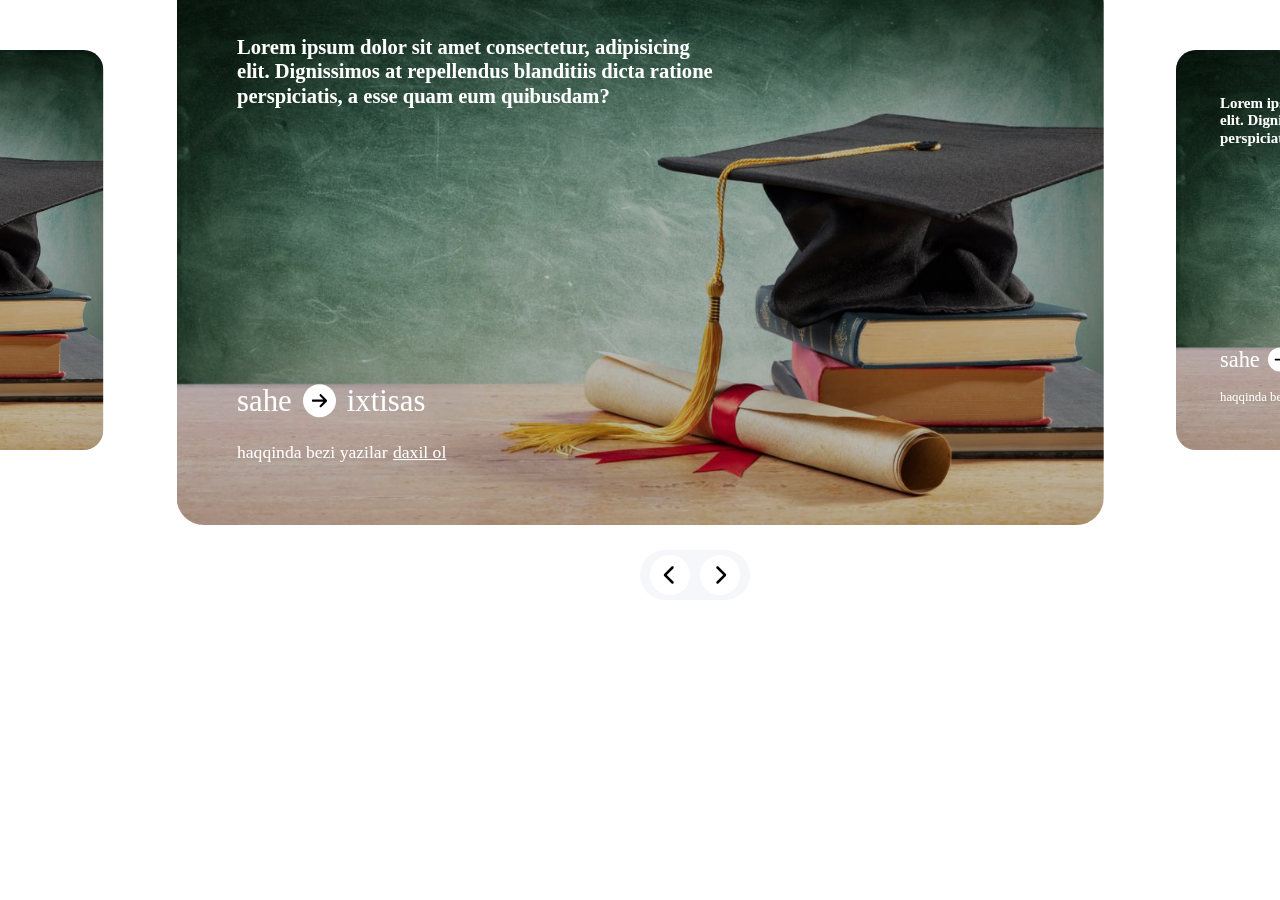
<file: swiper.html>
<!DOCTYPE html>
<html lang="en">
  <head>
    <meta charset="UTF-8" />
    <meta name="viewport" content="width=device-width, initial-scale=1.0" />
    <title>Document</title>
    <link
      rel="stylesheet"
      href="https://cdn.jsdelivr.net/npm/swiper@11/swiper-bundle.min.css"
    />
    <link rel="stylesheet" href="css/fontaw.css" />
    <style>
      * {
        padding: 0;
        margin: 0;
        box-sizing: border-box;
      }
      .mainMetods {
        min-height: 600px;
      }
      .swiper-slide img {
        width: 100%;
        height: 100%;
        object-fit: cover;
        position: absolute;
        left: 0;
        top: 0;
        z-index: 0;
        width: 100%;
        height: 100%;
      }

      .swiper-slide {
        height: 500px;
        position: relative;
        padding: 55px;
        overflow: hidden;
        border-radius: 25px;
        transform: scale(0.8) !important;
        transition: all 0.3s ease;
      }
      .swiper-slide-active {
        transform: scale(1.1) !important;
        transition: all 0.3s ease;
      }
      .swiper-slide::before {
        content: "";
        position: absolute;
        width: 100%;
        height: 100%;
        left: 0;
        top: 0;
        z-index: 1;
        background-color: #0004;
      }
      .methodContents {
        width: 60%;
        position: relative;
        z-index: 1;
        color: #fff;
        height: 100%;
        display: flex;
        flex-direction: column;
        justify-content: space-between;
      }

      .methodSlider .methodContents {
        width: 50%;
        display: flex;
        flex-direction: column;
        gap: 70px;
        position: relative;
      }
      .methodSlider .swiper-slide h3 {
        font-size: 32px;
        line-height: 36px;
      }
      .methodBtmConts {
        display: flex;
        flex-direction: column;
        gap: 20px;
      }
      .methodBtmConts a {
        color: #fff;
        text-decoration: underline;
        display: inline-block;
        margin-left: 5px;
      }
      .methodBtmConts p:nth-of-type(1) {
        display: flex;
        align-items: center;
        gap: 10px;
        font-size: 28px;
        line-height: 32px;
      }
      .methodBtmConts p:nth-of-type(2) {
        font-size: 16px;
        line-height: 22px;
      }
      .methodContents .arrowRight {
        width: 30px;
        height: 30px;
        background: #fff;
        border-radius: 50%;
        padding: 7px;
        display: grid;
        place-content: center;
      }
      .methodContents .arrowRight svg {
        width: 100%;
        height: 100%;
        object-fit: contain;
      }

      /* arrow */
      .swiper-slideArrows {
        display: flex;
        align-items: center;
        gap: 10px;
        position: absolute;
        bottom: 0px;
        left: 50%;
        background-color: #f5f7fa;
        padding: 5px 10px;
        border-radius: 25px;
      }
      .swiper-slideArrows > div {
        width: 40px;
        height: 40px;
        padding: 10px;
        background-color: #fff;
        border-radius: 50%;
        cursor: pointer;
        transition: all 0.3s ease;
      }
      .swiper-slideArrows > div:hover {
        background-color: #000;
      }
      .swiper-slideArrows > div svg {
        width: 100%;
        height: 100%;
        object-fit: contain;
        transition: all 0.3s ease;
      }
      .swiper-slideArrows > div:hover svg {
        filter: invert(1);
      }
    </style>
  </head>
  <body>
    <div class="mainMetods swiper">
      <div class="swiper-wrapper">
        <div class="swiper-slide">
          <div class="methodContents">
            <h3 class="methodTitle">
              Lorem ipsum dolor sit amet consectetur, adipisicing elit.
              Dignissimos at repellendus blanditiis dicta ratione perspiciatis,
              a esse quam eum quibusdam?
            </h3>
            <div class="methodBtmConts">
              <p>
                <span>sahe</span
                ><span class="arrowRight"
                  ><svg
                    xmlns="http://www.w3.org/2000/svg"
                    viewBox="0 0 448 512"
                  >
                    <path
                      d="M438.6 278.6c12.5-12.5 12.5-32.8 0-45.3l-160-160c-12.5-12.5-32.8-12.5-45.3 0s-12.5 32.8 0 45.3L338.8 224 32 224c-17.7 0-32 14.3-32 32s14.3 32 32 32l306.7 0L233.4 393.4c-12.5 12.5-12.5 32.8 0 45.3s32.8 12.5 45.3 0l160-160z"
                    /></svg></span
                ><span>ixtisas</span>
              </p>
              <p><span>haqqinda bezi yazilar</span><a href="">daxil ol</a></p>
            </div>
          </div>
          <img src="/img/method.jpg" alt="" />
        </div>
        <div class="swiper-slide">
          <div class="methodContents">
            <h3 class="methodTitle">
              Lorem ipsum dolor sit amet consectetur, adipisicing elit.
              Dignissimos at repellendus blanditiis dicta ratione perspiciatis,
              a esse quam eum quibusdam?
            </h3>
            <div class="methodBtmConts">
              <p>
                <span>sahe</span
                ><span class="arrowRight"
                  ><svg
                    xmlns="http://www.w3.org/2000/svg"
                    viewBox="0 0 448 512"
                  >
                    <path
                      d="M438.6 278.6c12.5-12.5 12.5-32.8 0-45.3l-160-160c-12.5-12.5-32.8-12.5-45.3 0s-12.5 32.8 0 45.3L338.8 224 32 224c-17.7 0-32 14.3-32 32s14.3 32 32 32l306.7 0L233.4 393.4c-12.5 12.5-12.5 32.8 0 45.3s32.8 12.5 45.3 0l160-160z"
                    /></svg></span
                ><span>ixtisas</span>
              </p>
              <p><span>haqqinda bezi yazilar</span><a href="">daxil ol</a></p>
            </div>
          </div>
          <img src="/img/method.jpg" alt="" />
        </div>
        <div class="swiper-slide">
          <div class="methodContents">
            <h3 class="methodTitle">
              Lorem ipsum dolor sit amet consectetur, adipisicing elit.
              Dignissimos at repellendus blanditiis dicta ratione perspiciatis,
              a esse quam eum quibusdam?
            </h3>
            <div class="methodBtmConts">
              <p>
                <span>sahe</span
                ><span class="arrowRight"
                  ><svg
                    xmlns="http://www.w3.org/2000/svg"
                    viewBox="0 0 448 512"
                  >
                    <path
                      d="M438.6 278.6c12.5-12.5 12.5-32.8 0-45.3l-160-160c-12.5-12.5-32.8-12.5-45.3 0s-12.5 32.8 0 45.3L338.8 224 32 224c-17.7 0-32 14.3-32 32s14.3 32 32 32l306.7 0L233.4 393.4c-12.5 12.5-12.5 32.8 0 45.3s32.8 12.5 45.3 0l160-160z"
                    /></svg></span
                ><span>ixtisas</span>
              </p>
              <p><span>haqqinda bezi yazilar</span><a href="">daxil ol</a></p>
            </div>
          </div>
          <img src="/img/method.jpg" alt="" />
        </div>
        <div class="swiper-slide">
          <div class="methodContents">
            <h3 class="methodTitle">
              Lorem ipsum dolor sit amet consectetur, adipisicing elit.
              Dignissimos at repellendus blanditiis dicta ratione perspiciatis,
              a esse quam eum quibusdam?
            </h3>
            <div class="methodBtmConts">
              <p>
                <span>sahe</span
                ><span class="arrowRight"
                  ><svg
                    xmlns="http://www.w3.org/2000/svg"
                    viewBox="0 0 448 512"
                  >
                    <path
                      d="M438.6 278.6c12.5-12.5 12.5-32.8 0-45.3l-160-160c-12.5-12.5-32.8-12.5-45.3 0s-12.5 32.8 0 45.3L338.8 224 32 224c-17.7 0-32 14.3-32 32s14.3 32 32 32l306.7 0L233.4 393.4c-12.5 12.5-12.5 32.8 0 45.3s32.8 12.5 45.3 0l160-160z"
                    /></svg></span
                ><span>ixtisas</span>
              </p>
              <p><span>haqqinda bezi yazilar</span><a href="">daxil ol</a></p>
            </div>
          </div>
          <img src="/img/method.jpg" alt="" />
        </div>
        <div class="swiper-slide">
          <div class="methodContents">
            <h3 class="methodTitle">
              Lorem ipsum dolor sit amet consectetur, adipisicing elit.
              Dignissimos at repellendus blanditiis dicta ratione perspiciatis,
              a esse quam eum quibusdam?
            </h3>
            <div class="methodBtmConts">
              <p>
                <span>sahe</span
                ><span class="arrowRight"
                  ><svg
                    xmlns="http://www.w3.org/2000/svg"
                    viewBox="0 0 448 512"
                  >
                    <path
                      d="M438.6 278.6c12.5-12.5 12.5-32.8 0-45.3l-160-160c-12.5-12.5-32.8-12.5-45.3 0s-12.5 32.8 0 45.3L338.8 224 32 224c-17.7 0-32 14.3-32 32s14.3 32 32 32l306.7 0L233.4 393.4c-12.5 12.5-12.5 32.8 0 45.3s32.8 12.5 45.3 0l160-160z"
                    /></svg></span
                ><span>ixtisas</span>
              </p>
              <p><span>haqqinda bezi yazilar</span><a href="">daxil ol</a></p>
            </div>
          </div>
          <img src="/img/method.jpg" alt="" />
        </div>
        <div class="swiper-slide">
          <div class="methodContents">
            <h3 class="methodTitle">
              Lorem ipsum dolor sit amet consectetur, adipisicing elit.
              Dignissimos at repellendus blanditiis dicta ratione perspiciatis,
              a esse quam eum quibusdam?
            </h3>
            <div class="methodBtmConts">
              <p>
                <span>sahe</span
                ><span class="arrowRight"
                  ><svg
                    xmlns="http://www.w3.org/2000/svg"
                    viewBox="0 0 448 512"
                  >
                    <path
                      d="M438.6 278.6c12.5-12.5 12.5-32.8 0-45.3l-160-160c-12.5-12.5-32.8-12.5-45.3 0s-12.5 32.8 0 45.3L338.8 224 32 224c-17.7 0-32 14.3-32 32s14.3 32 32 32l306.7 0L233.4 393.4c-12.5 12.5-12.5 32.8 0 45.3s32.8 12.5 45.3 0l160-160z"
                    /></svg></span
                ><span>ixtisas</span>
              </p>
              <p><span>haqqinda bezi yazilar</span><a href="">daxil ol</a></p>
            </div>
          </div>
          <img src="/img/method.jpg" alt="" />
        </div>
      </div>

      <div class="swiper-slideArrows">
        <div class="methodLeftArr">
          <svg xmlns="http://www.w3.org/2000/svg" viewBox="0 0 320 512">
            <path
              d="M9.4 233.4c-12.5 12.5-12.5 32.8 0 45.3l192 192c12.5 12.5 32.8 12.5 45.3 0s12.5-32.8 0-45.3L77.3 256 246.6 86.6c12.5-12.5 12.5-32.8 0-45.3s-32.8-12.5-45.3 0l-192 192z"
            />
          </svg>
        </div>
        <div class="methodRightArr">
          <svg xmlns="http://www.w3.org/2000/svg" viewBox="0 0 320 512">
            <path
              d="M310.6 233.4c12.5 12.5 12.5 32.8 0 45.3l-192 192c-12.5 12.5-32.8 12.5-45.3 0s-12.5-32.8 0-45.3L242.7 256 73.4 86.6c-12.5-12.5-12.5-32.8 0-45.3s32.8-12.5 45.3 0l192 192z"
            />
          </svg>
        </div>
      </div>
    </div>
    <script src="js/jquery.min.js"></script>
    <script src="js/fontaw.js"></script>
    <script src="https://cdn.jsdelivr.net/npm/swiper@11/swiper-bundle.min.js"></script>
    <script>
      const swiper = new Swiper(".mainMetods.swiper", {
        slidesPerView: 1.5,
        centeredSlides: true,
        spaceBetween: 30,
        loop: true,
        speed: 600,
        navigation: {
          nextEl: ".methodRightArr",
          prevEl: ".methodLeftArr",
        },
      });
    </script>
  </body>
</html>
</file>
<file: css/style.css>
@font-face {
  font-family: rubikRegular;
  src: url(/fonts/rubikregular.woff2);
}
@font-face {
  font-family: rubikMedium;
  src: url(/fonts/rubikmedium.woff2);
}
@font-face {
  font-family: rubikSemiBold;
  src: url(/fonts/RubikSemibold.woff2);
}
@font-face {
  font-family: rubikBold;
  src: url(/fonts/RubikBold.woff2);
}

* {
  font-family: rubikRegular, Helvetica, sans-serif;
}
.pr-60 {
  padding: 10px 0px;
}
.mr-60 {
  margin: 60px auto;
}
.bgBlue {
  background: #f5ffe9;
}
.objFit {
  width: 100%;
  height: 100%;
  object-fit: cover;
}
#navLogo {
  width: 100px;
}
#navLogo img {
  width: 100%;
  height: 100%;
}
nav {
  padding: 10px 0px;
  display: flex;
  align-items: center;
  justify-content: space-between;
}
a {
  text-decoration: none;
  color: #000;
}
#navLinks {
  display: flex;
  align-items: center;
  gap: 24px;
}
#navLinks li {
  position: relative;
}
#navLinks a,
#navLinks > li {
  transition: all 0.4s cubic-bezier(0.645, 0.045, 0.355, 1);
  text-transform: capitalize;
}
#navLinks > li:hover a {
  color: #0009;
}
#navLinks > li::after {
  transition: all 0.4s cubic-bezier(0.645, 0.045, 0.355, 1);
  content: "";
  width: 0;
  height: 2px;
  bottom: -3px;
  left: 0;
  background: linear-gradient(90deg, #65ab0e 0%, #b3e042 100%) no-repeat left
    85%;
  position: absolute;
}
#navLinks > li:hover::after {
  width: 100%;
}
#changeLangs {
  display: flex;
  align-items: center;
  gap: 5px;
}
#changeLangs li {
  transition: all 0.3s ease;
}
#langEng {
  opacity: 0.5;
}
#langEng.brightOp {
  opacity: 1;
}
#langAze.fadeOp {
  opacity: 0.5;
}
#changeBar {
  position: relative;
  display: inline-block;
  width: 40px;
  height: 18px;
  text-align: left;
  background: #ececec;
  border-radius: 20px;
  transition: all 0.3s ease;
}
#changeBar::before {
  content: "";
  position: absolute;
  left: 0;
  border-radius: 50%;
  width: 14px;
  height: 14px;
  margin-top: 2px;
  background: linear-gradient(90deg, #65ab0e 0%, #b3e042 100%);
  transition: all 0.3s ease;
  z-index: 2;
}
#changeBar::after {
  content: "";
  position: absolute;
  left: 0;
  top: 0;
  width: 0;
  height: 100%;
  background-color: #000;
  border-radius: 20px;
  transition: all 0.3s ease;
}
#changeBar.changes::before {
  transform: translateX(25px);
}
#changeBar.changes::after {
  width: 100%;
}
#proposalPrice {
  width: 170px;
  padding: 10px 0px;
  color: #fff;
  background: #b1e441;
  display: grid;
  place-content: center;
  transition: all 0.16s ease;
}
#proposalPrice:hover {
  background: #96c924;
}

/* ana sehife slider */
#mainSlider {
  background-color: #3333;
}
#mainSlider h2 {
  font-weight: bold;
  font-size: 45px;
  line-height: 51px;
  letter-spacing: 0.5px;
  text-transform: uppercase;
}
#mainSlider .swiper-slide {
  height: 550px;
}
.mainContentsWrapper {
  display: flex;
  height: 100%;
}
.swiperSlideContents {
  margin-top: 160px;
  width: 35%;
  height: 60%;
  display: flex;
  flex-direction: column;
  align-items: start;
  justify-content: space-between;
}
.swiperSlideContents p {
  font-size: 20px;
  line-height: 27px;
  letter-spacing: 0.466667px;
  color: #353535;
  opacity: 0.8;
}
.swiperSlideContents a {
  background: linear-gradient(10deg, #ff7841 25%, #ffdca9 110%);
  box-shadow: 1px 4px 15px rgba(0, 0, 0, 0.25);
  border-radius: 30px;
  height: 50px;
  border: none;
  padding: 0 40px;
  font-family: "Open Sans", sans-serif;
  font-style: normal;
  font-weight: 600;
  font-size: 18px;
  line-height: 48px;
  text-align: center;
  letter-spacing: 0.566667px;
  color: #edf7ff !important;
  text-transform: none;
  text-decoration: none;
  display: inline-block;
  margin: 8px;
}
.swiperSlideImgWrapper {
  width: 50%;
  position: relative;
  margin-left: 100px;
}
.swiperSlideImgWrapper svg {
  width: 100%;
  height: 100%;
  fill: red;
}
.coverImg {
  position: absolute;
  z-index: 2;
  width: 100%;
  top: 30%;
  left: 15%;
}
#mainSlider div[role="button"] {
  width: 40px;
  height: 40px;
  background: #fff6;
  border-radius: 50%;
  padding: 10px;
}
#mainSlider div[role="button"] svg {
  width: 100%;
  height: 100%;
  object-fit: contain;
}
.mainSlideNext,
.mainSlidePrev {
  position: absolute;
  top: 50%;
  z-index: 99;
}
.mainSlideNext {
  right: 2%;
}
.mainSlidePrev {
  left: 2%;
}
/* xidmetler */
#serviceTitles {
  display: flex;
  align-items: center;
  justify-content: space-between;
}
#serviceTitles a {
  font-size: 14px;
  color: #0008;
  display: flex;
  align-items: center;
  gap: 5px;
}
#serviceTitles a:hover svg {
  transform: translateX(5px);
}
#serviceTitles svg {
  width: 10px;
  transition: all 0.3s ease;
}
#services h2 {
  font-size: 2.5rem;
  font-weight: bold;
}
.wrapper {
  display: flex;
  align-items: center;
  justify-content: space-between;
  gap: 20px;
  flex-wrap: wrap;
  margin-top: 30px;
}
#servicesWrapper .service {
  width: 23%;
  overflow: hidden;
  border-radius: 7px;
  height: 300px;
  position: relative;
}
#servicesWrapper .service a::after {
  content: "";
  position: absolute;
  right: 0;
  top: 0;
  left: 0;
  height: 100%;
  width: 100%;
  background: linear-gradient(
    rgba(118, 99, 95, 0.04) 0,
    rgba(118, 99, 95, 0.21) 27%,
    rgb(119 58 179 / 85%) 64.33%,
    rgb(58 68 179) 100%
  );
}

#servicesWrapper .service img {
  transition: all 0.3s ease;
}
#servicesWrapper .service:hover img {
  scale: 105%;
  filter: brightness(70%);
}
#servicesWrapper .service a {
  position: relative;
  height: 100%;
  display: inline-block;
}
.serviceContents {
  position: absolute;
  z-index: 2;
  bottom: 0;
  left: 0;
  padding: 16px;
  width: 100%;
}
.serviceContents h4 {
  font-size: 24px;
  line-height: 30px;
  color: #fff;
  margin-bottom: 16px;
}
.likeDislikeWrapper {
  display: flex;
  align-items: center;
  gap: 20px;
}
.likeDislikeWrapper > div {
  cursor: pointer;
  padding: 6px 8px;
  transition: all 0.5s ease;
  border-radius: 12px;
}
.likeDislikeWrapper > div:hover {
  background: rgba(255, 255, 255, 0.3);
}
.artFooter {
  display: flex;
  align-items: center;
  justify-content: space-between;
}
.views {
  color: #fff;
  font-size: 14px;
  font-weight: bold;
}

/* mainAboutUs */
#mainAbout {
  display: flex;
  align-items: center;
  justify-content: space-between;
  position: relative;
  padding: 60px 0px;
}
#mainAboutImg {
  width: 400px;
  position: absolute;
  right: 10%;
  text-align: center;
}
#mainAboutImg img {
  width: 80%;
}
#mainAboutContents {
  width: 440px;
}
#mainAboutContents h2 {
  font-size: 50px;
  font-weight: bold;
  margin-bottom: 20px;
  position: relative;
}
#mainAboutContents h2 span {
  position: relative;
  z-index: 2;
}
#mainAboutContents h2::before {
  content: "";
  position: absolute;
  top: -15px;
  left: 0;
  z-index: 1;
  width: 90px;
  height: 90px;
  background: linear-gradient(90deg, rgb(58 68 179) 0%, rgb(119 58 179) 100%);
  opacity: 0.8;
  filter: blur(35px);
  animation: pulse 3s ease infinite;
}
@keyframes pulse {
  50% {
    transform: scale(0.5);
    filter: blur(25px);
  }
}
#mainAboutContents p {
  font-size: 18px;
  line-height: 1.5;
  color: #595959;
  margin-bottom: 30px;
}
#mainAboutContents a {
  position: relative;
  display: inline-block;
  padding: 10px 60px 10px 30px;
  font-size: 18px;
  line-height: 1.5;
  color: white;
  background-image: linear-gradient(
    90deg,
    rgb(58 68 179) 47%,
    rgb(119 58 179 / 85%) 100%
  );
  border-radius: 30px;
  overflow: hidden;
}
#mainAboutContents a span {
  position: relative;
  z-index: 3;
  display: inline-block;
  transition: all 0.4s cubic-bezier(0.645, 0.045, 0.355, 1);
}
#mainAboutContents a::before {
  content: "";
  position: absolute;
  top: calc(50% - 5px);
  right: 30px;
  width: 10px;
  height: 10px;
  background: #fff;
  border-radius: 50%;
  transition: all 0.4s cubic-bezier(0.645, 0.045, 0.355, 1);
}
#mainAboutContents a::after {
  content: "";
  position: absolute;
  top: 0;
  left: 0;
  z-index: 1;
  width: 100%;
  height: 100%;
  background-image: linear-gradient(
    90deg,
    rgb(58 68 179) 47%,
    rgb(58 68 179) 100%
  );
  transition: all 0.4s ease-in-out;
  opacity: 0;
}
#mainAboutContents a:hover::before {
  transform: translate3d(45px, 0, 0) scale(0.5);
}
#mainAboutContents a:hover::after {
  opacity: 1;
}
#mainAboutContents a:hover span {
  transform: translate3d(15px, 0, 0);
}
.confetties.first {
  position: absolute;
  top: 0px;
  left: -160px;
  width: 200px;
}
.confetties.second {
  position: absolute;
  right: -40%;
  top: 0;
  width: 200px;
  height: 100%;
}
.confetties > div {
  position: absolute;
  transition: all 0.3s ease;
}
.confetties.first > div:nth-of-type(2) {
  left: 50px;
}

.confetties.first > div:nth-of-type(3) {
  right: 0px;
}
.confetties.second > div:nth-of-type(1) {
  left: -10px;
  top: -40px;
}
.confetties.second > div:nth-of-type(2) {
  left: 20px;
  top: 40px;
}
.confetties.second > div:nth-of-type(3) {
  right: 70px;
  top: 70px;
}

/* nailiyyetler */

.achievement h2 {
  margin-bottom: 20px;
  font-size: 24px;
  line-height: 1.3;
  font-weight: bold;
}
.achievement p {
  font-size: 18px;
  color: #595959;
  line-height: 150%;
}
.achievements .slick-dots {
  display: flex;
  align-items: center;
  justify-content: center;
  margin: 30px auto 0;
  gap: 15px;
}

.achievements .slick-dots button {
  width: 8px;
  height: 8px;
  background: #e2e2e2;
  border-radius: 50%;
  text-indent: -99999px;
  border: none;
  padding: 0px;
}
.achievements .slick-dots button[aria-selected="true"] {
  background: #a1d537;
}
.achievements .slick-slide {
  display: flex;
  justify-content: space-between;
  align-items: center;
  padding: 0 26px;
  text-align: center;
}
.achievements .slick-slide::before {
  content: "";
  display: block;
  width: 46px;
  min-width: 46px;
  height: 148px;
  background: url("../img/corn.svg") no-repeat 50% 50% / contain;
}
.achievements .slick-slide::after {
  content: "";
  display: block;
  width: 46px;
  min-width: 46px;
  height: 148px;
  background: url("../img/corn.svg") no-repeat 50% 50% / contain;
  transform: scale(-1, 1);
}

/* metodlarımız */
.mainMetodSliders {
  min-height: 600px;
}
.mainMetodSliders .swiper-slide img {
  width: 100%;
  height: 100%;
  object-fit: cover;
  position: absolute;
  left: 0;
  top: 0;
  z-index: 0;
  width: 100%;
  height: 100%;
}
.mainMetodSliders .swiper-slide {
  height: 500px;
  position: relative;
  padding: 55px;
  overflow: hidden;
  border-radius: 25px;
  transform: scale(0.8) !important;
  transition: all 0.3s ease;
}
.mainMetodSliders .swiper-slide-active {
  transform: scale(1) !important;
  transition: all 0.3s ease;
}
.mainMetodSliders .swiper-slide::before {
  content: "";
  position: absolute;
  width: 100%;
  height: 100%;
  left: 0;
  top: 0;
  z-index: 1;
  background-color: #0004;
}
.methodContents {
  width: 60%;
  position: relative;
  z-index: 1;
  color: #fff;
  height: 100%;
  display: flex;
  flex-direction: column;
  justify-content: space-between;
}
.mainMetodSliders .methodContents {
  width: 60%;
  display: flex;
  flex-direction: column;
  gap: 70px;
  position: relative;
}
.mainMetodSliders .swiper-slide h3 {
  font-size: 32px;
  line-height: 36px;
}
.methodBtmConts {
  display: flex;
  flex-direction: column;
  gap: 20px;
}
.methodBtmConts a {
  color: #fff;
  text-decoration: underline;
  display: inline-block;
  margin-left: 5px;
}
.methodBtmConts p:nth-of-type(1) {
  display: flex;
  align-items: center;
  gap: 10px;
  font-size: 28px;
  line-height: 32px;
}
.methodBtmConts p:nth-of-type(2) {
  font-size: 16px;
  line-height: 22px;
}
.methodContents .arrowRight {
  width: 30px;
  height: 30px;
  background: #fff;
  border-radius: 50%;
  padding: 7px;
  display: grid;
  place-content: center;
}
.methodContents .arrowRight svg {
  width: 100%;
  height: 100%;
  object-fit: contain;
}
/* arrow */
.swiper-slideArrows {
  display: flex;
  align-items: center;
  gap: 10px;
  position: absolute;
  bottom: 0px;
  left: 50%;
  transform: translateX(-50%);
  background-color: #f5f7fa;
  padding: 5px 10px;
  border-radius: 25px;
}
.swiper-slideArrows > div {
  width: 40px;
  height: 40px;
  padding: 10px;
  background-color: #fff;
  border-radius: 50%;
  cursor: pointer;
  transition: all 0.3s ease;
}
.swiper-slideArrows > div:hover {
  background-color: #000;
}
.swiper-slideArrows > div svg {
  width: 100%;
  height: 100%;
  object-fit: contain;
  transition: all 0.3s ease;
}
.swiper-slideArrows > div:hover svg {
  filter: invert(1);
}

#mainMethods h2,
#mainBlogs h2 {
  font-size: 2.5rem;
  font-weight: bold;
  letter-spacing: -0.01em;
  line-height: 48px;
  text-align: center;
  margin-bottom: 30px;
}
#mainMethods h3 {
  font-size: 32px;
  line-height: 36px;
}

/* bloglar */
.mainBlog {
  display: inline-block;
  width: 32%;
  padding: 20px;
  box-shadow: 0 6px 16px rgba(52, 105, 203, 0.16);
  border-radius: 1rem;
  padding: 1.25rem 1rem 1rem;
  transition: all 0.3s ease;
}
.mainBlog:hover {
  transform: scale(1.05);
}
.mainBlogImgWrapper {
  height: 13rem;
  border-radius: 0.5rem;
  margin-bottom: 2rem;
  overflow: hidden;
}
.mainBlog img {
  width: 100%;
  height: 100%;
  object-fit: cover;
}
.mainBlog h4 {
  font-weight: bold;
  margin-bottom: 2rem;
  font-size: 20px;
}
.mainBlogContents {
  padding: 5px;
}
.mainBlogContents > p {
  display: -webkit-box;
  -webkit-box-orient: vertical;
  -webkit-line-clamp: 3;
  overflow: hidden;
  line-height: 1.5rem;
  margin-top: 0.625rem;
  opacity: 0.8;
}
.seeBlog {
  display: inline-block;
  font-weight: bold;
  margin-top: 10px;
  font-family: Arial, Helvetica, sans-serif;
  font-weight: 100;
  font-size: 17px;
}
.mainBlogContents svg {
  width: 15px;
}
.mainBlogBtm {
  display: flex;
  align-items: center;
  justify-content: space-between;
  margin-top: 20px;
  opacity: 0.4;
  font-size: 14px;
}
.mainBlogBtm > div {
  display: flex;
  align-items: center;
  gap: 5px;
}
/* calltoaction */
#callToAction {
  background-color: #292929;
  padding: 100px 0px;
}
#callWrapper {
  padding: 48px;
  background-color: #fff;
  border-radius: 20px;
}
#callWrapper h2 {
  font-size: 32px;
  line-height: 36px;
  font-weight: bold;
  margin-bottom: 24px;
}
#callWrapper {
  display: flex;
  gap: 10px;
}
.leftSideCall p {
  font-size: 16px;
  line-height: 22px;
}
.callWrapperSide {
  flex: 1;
}
#formOthers {
  display: flex;
  align-items: center;
  gap: 10px;
  margin-top: 10px;
}
#formOthers .inputGroup {
  width: 50%;
}
.inputGroup {
  position: relative;
}
.inputGroup label {
  position: absolute;
  left: 20px;
  top: 40%;
  color: #666;
  pointer-events: none;
  transition: all 0.3s ease;
}
.inputGroup.focusOn label {
  top: 20%;
  transform: scale(0.8) translateX(-5px);
}
.inputGroup input {
  outline: none;
  border: 1px solid #e0e0e0;
  background-color: #f5f5f5;
  appearance: none;
  border-radius: 10px;
  box-shadow: none;
  color: var(--text-main-color);
  display: block;
  font-family: inherit;
  height: 56px;
  overflow: hidden;
  padding: 23px 18px 10px;
  text-overflow: ellipsis;
  transition: border-color 0.2s ease-in-out;
  white-space: nowrap;
  width: 100%;
}
#callFormSubmit {
  background-color: #3d3bff;
  border: 1px solid transparent;
  border-radius: 12px;
  color: #fff;
  font-size: 18px;
  cursor: pointer;
  line-height: 20px;
  padding: 17px 32px;
  transition: all 0.15s ease-out;
  margin-top: 32px;
}
#callFormSubmit:hover {
  background-color: #000;
  color: #fff;
}
/* Chrome, Safari, Edge, Opera */
input::-webkit-outer-spin-button,
input::-webkit-inner-spin-button {
  -webkit-appearance: none;
  margin: 0;
}

/* Firefox */
input[type="number"] {
  -moz-appearance: textfield;
}

/* footer */
footer {
  padding-bottom: 60px;
}

#footerOthrs {
  padding: 23px 28px;
  border: 7px solid #b1e441;
  width: 23%;
}
#footerOthrs p {
  font-size: 18px;
  line-height: 26px;
  color: #000;
  margin-bottom: 36px;
}
#footerOthrs a,
#footerAddress a {
  text-decoration: underline;
}
#othrsLinkDefault {
  font-size: 14px;
  line-height: 21px;
  color: #000;
  opacity: 0.5;
  transition: all 0.3s ease;
}
#othrsLinkDefault:hover,
#othrsLinkWithLogo:hover {
  color: #3d3bff;
}
#othrsLinkWithLogo {
  display: flex;
  align-items: center;
  font-size: 18px;
  line-height: 30px;
  color: #424242;
  margin-top: 20px;
  transition: all 0.3s ease;
}
#othrsLinkWithLogo img {
  width: 30px;
  margin-right: 15px;
}
#footerAddress {
  width: 40%;
  margin-left: 100px;
}
#footerAddress svg {
  width: 25px;
}
#footerAddress h3,
#footerSocials h3 {
  font-weight: bold;
  font-size: 24px;
  line-height: 26px;
  margin-bottom: 28px;
  padding-left: 40px;
}
#footerAddress div p {
  display: flex;
  align-items: center;
  gap: 15px;
  margin: 10px 0px;
}
#footerSocials {
  width: 25%;
  display: flex;
  flex-direction: column;
  justify-content: space-between;
}
#footerSocials h3 {
  padding: 0px;
}
#footerSocials a {
  margin-right: 22px;
}
#footerSocials a svg {
  width: 37px;
  height: 37px;
  fill: #b1e441;
  transition: fill 0.16s ease;
}
#footerSocials a:hover svg {
  fill: #107031;
}
#footerSocialsTop {
  display: flex;
  flex-direction: column;
}
#footerSocialsBtm {
  display: flex;
  align-items: center;
}
#okmedia {
  width: 100px;
  margin-left: 30px;
}

/* livechat */
#liveChat {
  background-image: url("../img/livechat.png");
  background-color: rgb(34, 86, 232);
  background-position: center center;
  background-size: cover;
  border-radius: 50%;
  box-shadow: rgba(0, 0, 0, 0.2) 0px 3px 12px 1px;
  cursor: pointer;
  overflow: hidden;
  position: fixed;
  bottom: 5%;
  right: 3%;
  height: 48px;
  width: 48px;
  animation: radial-pulse 1.6s ease infinite;
  transition: all 0.3s ease;
  z-index: 99;
}
#liveChat.hide {
  opacity: 0;
  visibility: hidden;
}
@keyframes radial-pulse {
  0% {
    box-shadow: 0 0 0 0 rgba(0, 0, 0, 0.3);
  }
  100% {
    box-shadow: 0 0 0 20px rgba(0, 0, 0, 0);
  }
}
#liveChatBox {
  background-color: rgb(34, 86, 232);
  border-radius: 20px;
  box-shadow: rgba(0, 0, 0, 0.16) 0px 0px 10px;
  color: rgb(255, 255, 255);
  width: 370px;
  position: fixed;
  right: 2%;
  bottom: 3%;
  z-index: 99;
  visibility: hidden;
  opacity: 0;
  transition: all 0.3s ease;
}
#liveChatBox.visible {
  opacity: 1;
  visibility: visible;
}
#chatTop {
  padding: 15px 15px 0px 16px;
  display: flex;
  align-items: center;
  justify-content: space-between;
}
#chatAdmin {
  display: inline-grid;
  place-content: center;
  background-color: #4110ff;
  border: 2px solid #fff6;
  user-select: none;
  width: 42px;
  height: 42px;
  border-radius: 32px;
  font-size: 17px;
}
#chatAdminTitle {
  display: flex;
  flex-direction: column;
  align-items: center;
  line-height: 120%;
}
#chatAdminTitle span:nth-of-type(2) {
  font-size: 13px;
  opacity: 0.8;
}
#chatClose {
  width: 32px;
  height: 32px;
  border-radius: 50%;
  background-color: rgba(255, 255, 255, 0.25);
  cursor: pointer;
  display: grid;
  place-content: center;
  padding: 7px;
}
#chatClose svg {
  width: 100%;
  height: 100%;
  object-fit: contain;
  fill: #fff;
}
#chatBtm {
  margin-top: 20px;
  background-color: #fff;
  color: #000;
  border-top: 2px solid rgb(255, 255, 255);
  border-radius: 18px;
  height: 100%;
}
#chatBtmTitle {
  padding: 15px 32px;
}
#chatBtmTitle p:nth-of-type(1) {
  font-weight: bold;
}
#chatBtmTitle p {
  margin-bottom: 7px;
  font-size: 15px;
}
#chatBtmSocials {
  padding: 0px 20px 20px;
  display: flex;
  flex-wrap: wrap;
  gap: 20px;
}
#chatBtmSocials a {
  display: inline-flex;
  width: 45%;
  padding: 10px;
  align-items: center;
  box-shadow: 0px 0px 1px #b9bbbc;
  border-radius: 10px;
  transition: all 0.3s ease;
  font-size: 14px;
}
#chatBtmSocials a:hover {
  box-shadow: 0px 0px 3px #b9bbbc;
}
#chatBtmSocials svg {
  width: 28px;
  height: 28px;
  margin-right: 10px;
  border-radius: 5px;
  padding: 5px;
}
#chatBtmSocials a:nth-of-type(1) svg {
  background-color: #24a1de;
}
#chatBtmSocials a:nth-of-type(2) svg {
  background-color: #1877f2;
}
#chatBtmSocials a:nth-of-type(3) svg {
  background-color: #25d366;
}
#chatBtmSocials a:nth-of-type(4) svg {
  background: linear-gradient(to right, #833ab4, #fd1d1d, #fcb045);
}
/* mobile */
@media screen and (max-width: 768px) {
  #servicesWrapper .service {
    width: 100%;
  }
}
</file>
